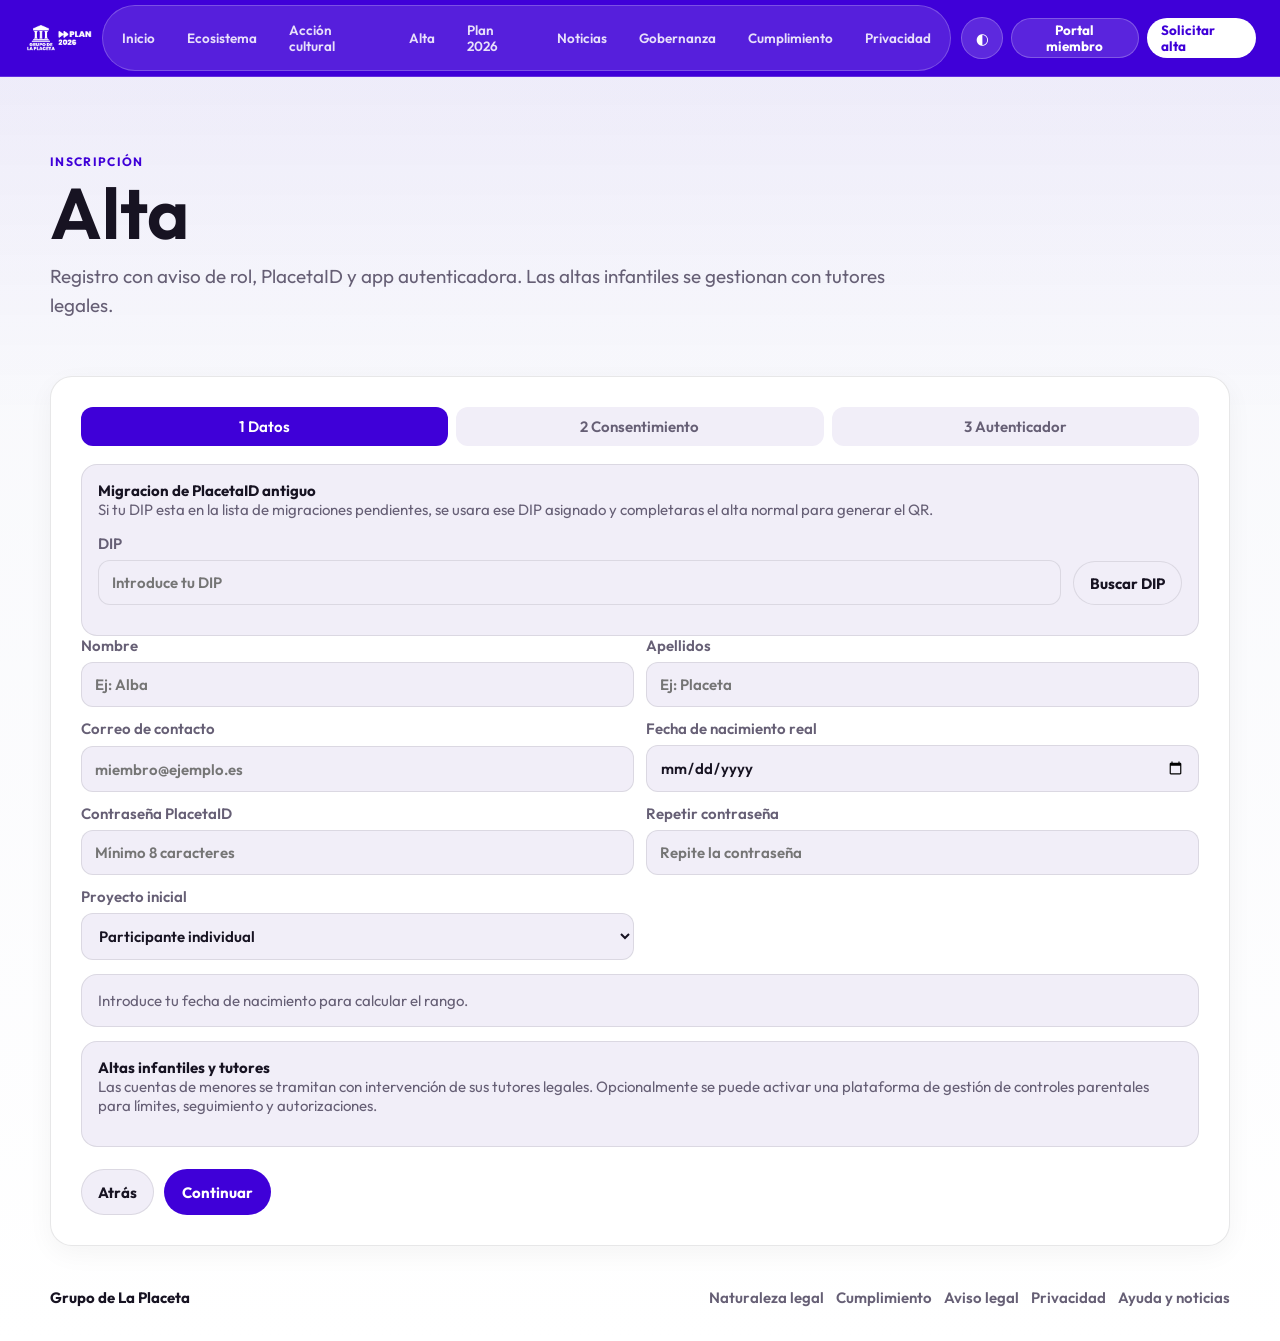
<file: alta.html>
<!doctype html>
<html lang="es">
<head>
  <meta charset="utf-8">
  <meta name="viewport" content="width=device-width, initial-scale=1">
  <title>Alta | Grupo de La Placeta</title>
  <meta name="description" content="Alta en el ecosistema del Grupo de La Placeta mediante PlacetaID y autenticador.">
  <meta name="theme-color" content="#3F00D8">
  <link rel="canonical" href="https://www.laplaceta.org/alta">
  <meta property="og:url" content="https://www.laplaceta.org/alta">
  <link rel="icon" href="./assets/logo.png">
  <link rel="preconnect" href="https://fonts.googleapis.com">
  <link rel="preconnect" href="https://fonts.gstatic.com" crossorigin>
  <link href="https://fonts.googleapis.com/css2?family=Outfit:wght@300;400;500;600;700;800&display=swap" rel="stylesheet">
  <link rel="stylesheet" href="./styles.css">
</head>
<body>
  <div class="shell" data-theme="light">
    <header class="topbar">
      <a class="brand" href="./index.html" aria-label="Grupo de La Placeta">
        <img src="./assets/logo.png" alt="">
      </a>
      <nav class="desktop-nav" aria-label="Navegación principal">
        <a href="./index.html">Inicio</a>
        <a href="./ecosistema.html">Ecosistema</a>
        <a href="./cultura.html">Acción cultural</a>
        <a href="./alta.html">Alta</a>
        <a href="./plan-2026.html">Plan 2026</a>
        <a href="./noticias.html">Noticias</a>
        <a href="./gobernanza.html">Gobernanza</a>
        <a href="./cumplimiento.html">Cumplimiento</a>
        <a href="./privacidad.html">Privacidad</a>
      </nav>
      <div class="top-actions">
        <button class="icon-btn" id="themeToggle" type="button" aria-label="Cambiar tema">◐</button>
        <button class="secondary small" data-open="memberModal" type="button">Portal miembro</button>
        <a class="primary small" href="./alta.html">Solicitar alta</a>
      </div>
    </header>
<main>
      <section class="page-hero">
        <p class="eyebrow">Inscripción</p>
        <h1>Alta</h1>
        <p>Registro con aviso de rol, PlacetaID y app autenticadora. Las altas infantiles se gestionan con tutores legales.</p>
      </section>

      <section class="content-layout wizard" id="onboardingForm">
        <div class="wizard-steps">
          <span class="active" data-step-dot="1">1 Datos</span>
          <span data-step-dot="2">2 Consentimiento</span>
          <span data-step-dot="3">3 Autenticador</span>
        </div>
        <section class="wizard-page active" data-step="1">
          <div class="consent-box migration-recovery-card">
            <strong>Migracion de PlacetaID antiguo</strong>
            <p>Si tu DIP esta en la lista de migraciones pendientes, se usara ese DIP asignado y completaras el alta normal para generar el QR.</p>
            <div class="migration-recovery">
              <label>DIP<input id="migrationDip" placeholder="Introduce tu DIP"></label>
              <button class="secondary" id="recoverMigrationQr" type="button">Buscar DIP</button>
            </div>
            <div class="age-result" id="migrationResult" hidden></div>
          </div>
          <div class="form-grid">
            <label>Nombre<input id="firstName" required placeholder="Ej: Alba"></label>
            <label>Apellidos<input id="lastName" required placeholder="Ej: Placeta"></label>
            <label>Correo de contacto<input id="contactEmail" type="email" placeholder="miembro@ejemplo.es"></label>
            <label>Fecha de nacimiento real<input id="birthDate" type="date" required></label>
            <label>Contraseña PlacetaID<input id="placetaPassword" type="password" required minlength="8" placeholder="Mínimo 8 caracteres"></label>
            <label>Repetir contraseña<input id="placetaPassword2" type="password" required minlength="8" placeholder="Repite la contraseña"></label>
            <label>Proyecto inicial<select id="initialProject"><option>Participante individual</option><option>Empresa de rol</option><option>Asociación colaboradora</option><option>Voluntariado institucional</option></select></label>
          </div>
          <div class="age-result" id="ageResult">Introduce tu fecha de nacimiento para calcular el rango.</div>
          <div class="consent-box">
            <strong>Altas infantiles y tutores</strong>
            <p>Las cuentas de menores se tramitan con intervención de sus tutores legales. Opcionalmente se puede activar una plataforma de gestión de controles parentales para límites, seguimiento y autorizaciones.</p>
          </div>
        </section>
        <section class="wizard-page" data-step="2">
          <div class="consent-box">
            <strong>Aviso de rol</strong>
            <p>Declaro comprender que el ecosistema de La Placeta es una simulación lúdica y que las Placetas no tienen valor económico real.</p>
            <label class="check"><input id="roleConsent" type="checkbox"> Acepto expresamente la naturaleza ficticia y sin ánimo de lucro.</label>
          </div>
          <div class="consent-box">
            <strong>Protección de datos</strong>
            <p>Consiento el tratamiento de mis datos de conexión, IP y dispositivo para seguridad, auditoría y funcionamiento interno. Puedes revisar la política completa antes de continuar.</p>
            <label class="check"><input id="privacyConsent" type="checkbox"> Acepto el tratamiento de datos conforme RGPD/LOPDGDD.</label>
            <a class="section-link inline-link" href="./privacidad.html">Ver política de privacidad</a>
          </div>
          <div class="consent-box guardian-box" id="guardianBox" hidden>
            <strong>Tutor legal</strong>
            <p>Las altas de menores requieren vincular un tutor legal. Puedes localizarlo si ya tiene PlacetaID o registrar sus datos de contacto para validación.</p>
            <label class="check"><input id="guardianHasPlacetaId" type="checkbox"> El tutor ya tiene PlacetaID</label>
            <div class="guardian-search">
              <label>DIP o correo del tutor<input id="guardianLookup" placeholder="12345678A o tutor@ejemplo.es"></label>
              <button class="secondary" id="guardianSearchBtn" type="button">Buscar tutor</button>
            </div>
            <div class="form-grid">
              <label>Nombre del tutor<input id="guardianName" placeholder="Nombre y apellidos"></label>
              <label>Correo del tutor<input id="guardianEmail" type="email" placeholder="tutor@ejemplo.es"></label>
              <label>DIP del tutor<input id="guardianDip" placeholder="12345678A"></label>
              <label>Relación<select id="guardianRelation"><option>Madre/padre</option><option>Tutor legal</option><option>Representante autorizado</option></select></label>
            </div>
            <label class="check"><input id="guardianConsent" type="checkbox"> Confirmo que el tutor legal autoriza esta alta tutelada.</label>
            <div class="age-result guardian-result" id="guardianResult">Pendiente de localizar o completar tutor.</div>
          </div>
          <div class="captcha-box">
            <span id="captchaQuestion"></span>
            <input id="captchaAnswer" inputmode="numeric" placeholder="Respuesta">
          </div>
        </section>
        <section class="wizard-page" data-step="3">
          <div class="totp-setup" id="totpSetup">
            <span>PlacetaID pendiente</span>
            <h3>Crearemos tu identidad al continuar</h3>
            <p>Después tendrás que escanear el QR con una app autenticadora compatible.</p>
            <div class="auth-app-list">
              <strong>Apps compatibles</strong>
              <span>Google Authenticator</span>
              <span>Microsoft Authenticator</span>
              <span>2FAS</span>
              <span>Authy</span>
              <span>Aegis Authenticator</span>
              <span>Bitwarden Authenticator</span>
              <span>1Password</span>
            </div>
          </div>
          <div class="form-grid totp-verifier" id="totpVerifier" hidden>
            <label>Código del autenticador<input id="totpCode" inputmode="numeric" maxlength="7" placeholder="000 000"></label>
            <button class="secondary" id="verifyTotp" type="button">Verificar QR</button>
          </div>
          <div class="certificate" id="certificatePreview" hidden>
            <span>Certificado de Identidad Digital y Registro</span>
            <h3>Autenticador verificado</h3>
            <p>Tu alta ya está activada en PlacetaID.</p>
          </div>
        </section>
        <div class="wizard-actions">
          <button class="secondary" id="prevStep" type="button">Atrás</button>
          <button class="primary" id="nextStep" type="button">Continuar</button>
        </div>
      </section>
    </main>

    <footer class="footer">
      <strong>Grupo de La Placeta</strong>
      <nav><a href="./gobernanza.html">Naturaleza legal</a><a href="./cumplimiento.html">Cumplimiento</a><a href="./aviso-legal.html">Aviso legal</a><a href="./privacidad.html">Privacidad</a><a href="./noticias.html">Ayuda y noticias</a></nav>
    </footer>
  </div>
  <script src="./app.js"></script>
</body>
</html>
</file>
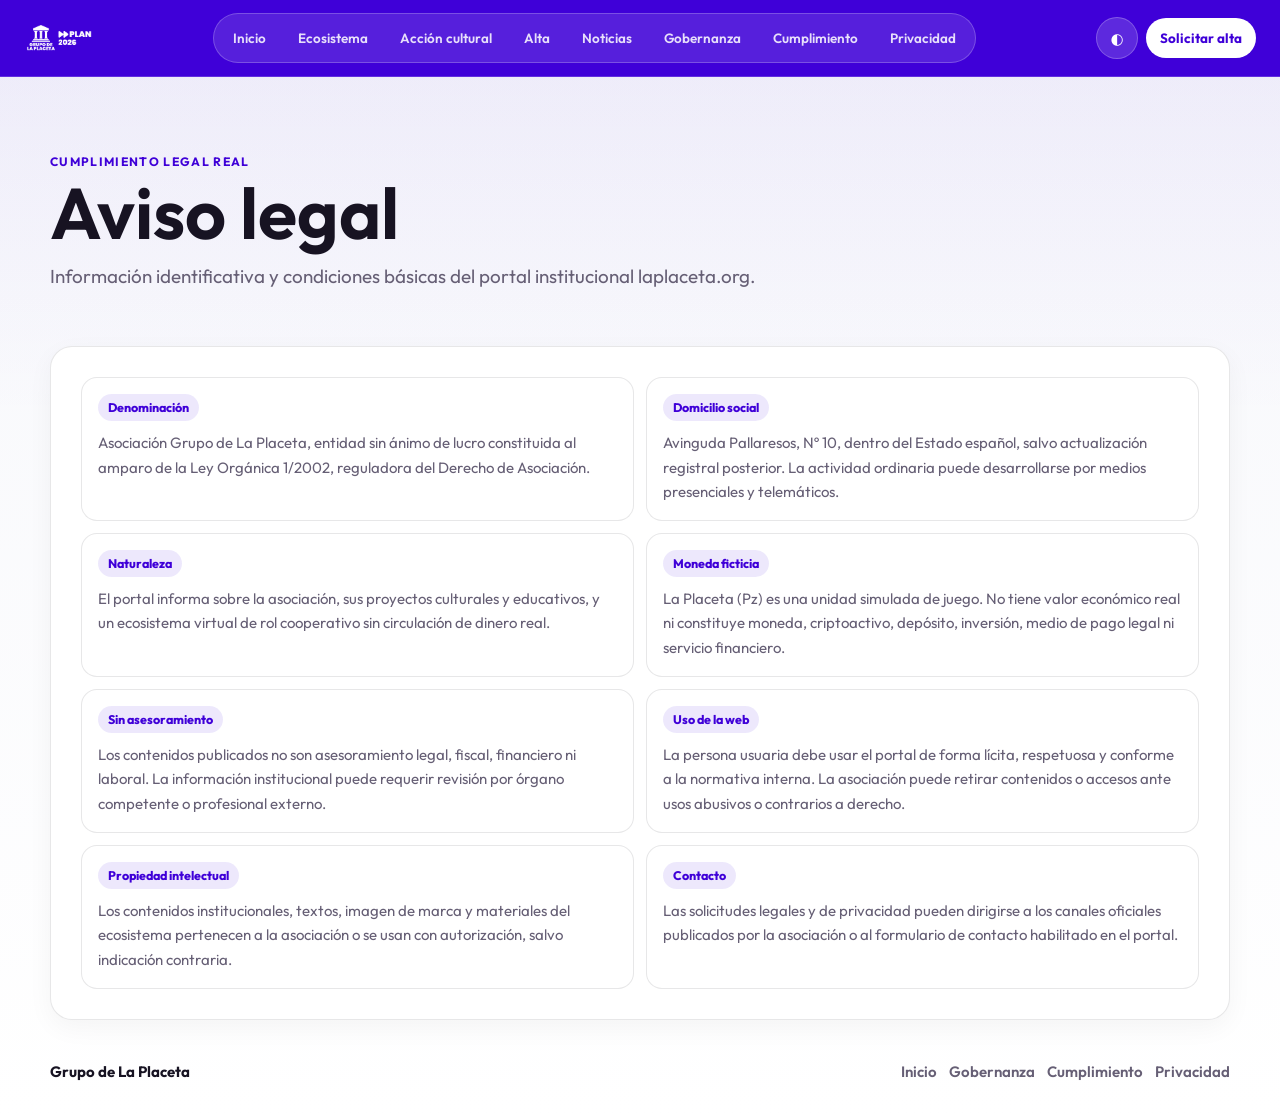
<file: aviso-legal.html>
<!doctype html>
<html lang="es">
<head>
  <meta charset="utf-8">
  <meta name="viewport" content="width=device-width, initial-scale=1">
  <title>Aviso legal | Grupo de La Placeta</title>
  <meta name="description" content="Aviso legal de la Asociación Grupo de La Placeta.">
  <meta name="theme-color" content="#3F00D8">
  <link rel="canonical" href="https://www.laplaceta.org/aviso-legal">
  <meta property="og:url" content="https://www.laplaceta.org/aviso-legal">
  <link rel="icon" href="./assets/logo.png">
  <link rel="preconnect" href="https://fonts.googleapis.com">
  <link rel="preconnect" href="https://fonts.gstatic.com" crossorigin>
  <link href="https://fonts.googleapis.com/css2?family=Outfit:wght@300;400;500;600;700;800;900&display=swap" rel="stylesheet">
  <link rel="stylesheet" href="./styles.css">
</head>
<body>
  <div class="shell" data-theme="light">
    <header class="topbar">
      <a class="brand" href="./index.html" aria-label="Grupo de La Placeta"><img src="./assets/logo.png" alt=""></a>
      <nav class="desktop-nav" aria-label="Navegación principal">
        <a href="./index.html">Inicio</a>
        <a href="./ecosistema.html">Ecosistema</a>
        <a href="./cultura.html">Acción cultural</a>
        <a href="./alta.html">Alta</a>
        <a href="./noticias.html">Noticias</a>
        <a href="./gobernanza.html">Gobernanza</a>
        <a href="./cumplimiento.html">Cumplimiento</a>
        <a href="./privacidad.html">Privacidad</a>
      </nav>
      <div class="top-actions">
        <button class="icon-btn" id="themeToggle" type="button" aria-label="Cambiar tema">◐</button>
        <a class="primary small" href="./alta.html">Solicitar alta</a>
      </div>
    </header>

    <main>
      <section class="page-hero legal-hero">
        <p class="eyebrow">Cumplimiento legal real</p>
        <h1>Aviso legal</h1>
        <p>Información identificativa y condiciones básicas del portal institucional laplaceta.org.</p>
      </section>

      <section class="content-layout legal-layout">
        <div class="legal-grid">
          <article class="legal-card"><span>Denominación</span><p>Asociación Grupo de La Placeta, entidad sin ánimo de lucro constituida al amparo de la Ley Orgánica 1/2002, reguladora del Derecho de Asociación.</p></article>
          <article class="legal-card"><span>Domicilio social</span><p>Avinguda Pallaresos, Nº 10, dentro del Estado español, salvo actualización registral posterior. La actividad ordinaria puede desarrollarse por medios presenciales y telemáticos.</p></article>
          <article class="legal-card"><span>Naturaleza</span><p>El portal informa sobre la asociación, sus proyectos culturales y educativos, y un ecosistema virtual de rol cooperativo sin circulación de dinero real.</p></article>
          <article class="legal-card"><span>Moneda ficticia</span><p>La Placeta (Pz) es una unidad simulada de juego. No tiene valor económico real ni constituye moneda, criptoactivo, depósito, inversión, medio de pago legal ni servicio financiero.</p></article>
          <article class="legal-card"><span>Sin asesoramiento</span><p>Los contenidos publicados no son asesoramiento legal, fiscal, financiero ni laboral. La información institucional puede requerir revisión por órgano competente o profesional externo.</p></article>
          <article class="legal-card"><span>Uso de la web</span><p>La persona usuaria debe usar el portal de forma lícita, respetuosa y conforme a la normativa interna. La asociación puede retirar contenidos o accesos ante usos abusivos o contrarios a derecho.</p></article>
          <article class="legal-card"><span>Propiedad intelectual</span><p>Los contenidos institucionales, textos, imagen de marca y materiales del ecosistema pertenecen a la asociación o se usan con autorización, salvo indicación contraria.</p></article>
          <article class="legal-card"><span>Contacto</span><p>Las solicitudes legales y de privacidad pueden dirigirse a los canales oficiales publicados por la asociación o al formulario de contacto habilitado en el portal.</p></article>
        </div>
      </section>
    </main>

    <footer class="footer">
      <strong>Grupo de La Placeta</strong>
      <nav><a href="./index.html">Inicio</a><a href="./gobernanza.html">Gobernanza</a><a href="./cumplimiento.html">Cumplimiento</a><a href="./privacidad.html">Privacidad</a></nav>
    </footer>
  </div>
  <script src="./app.js"></script>
</body>
</html>
</file>
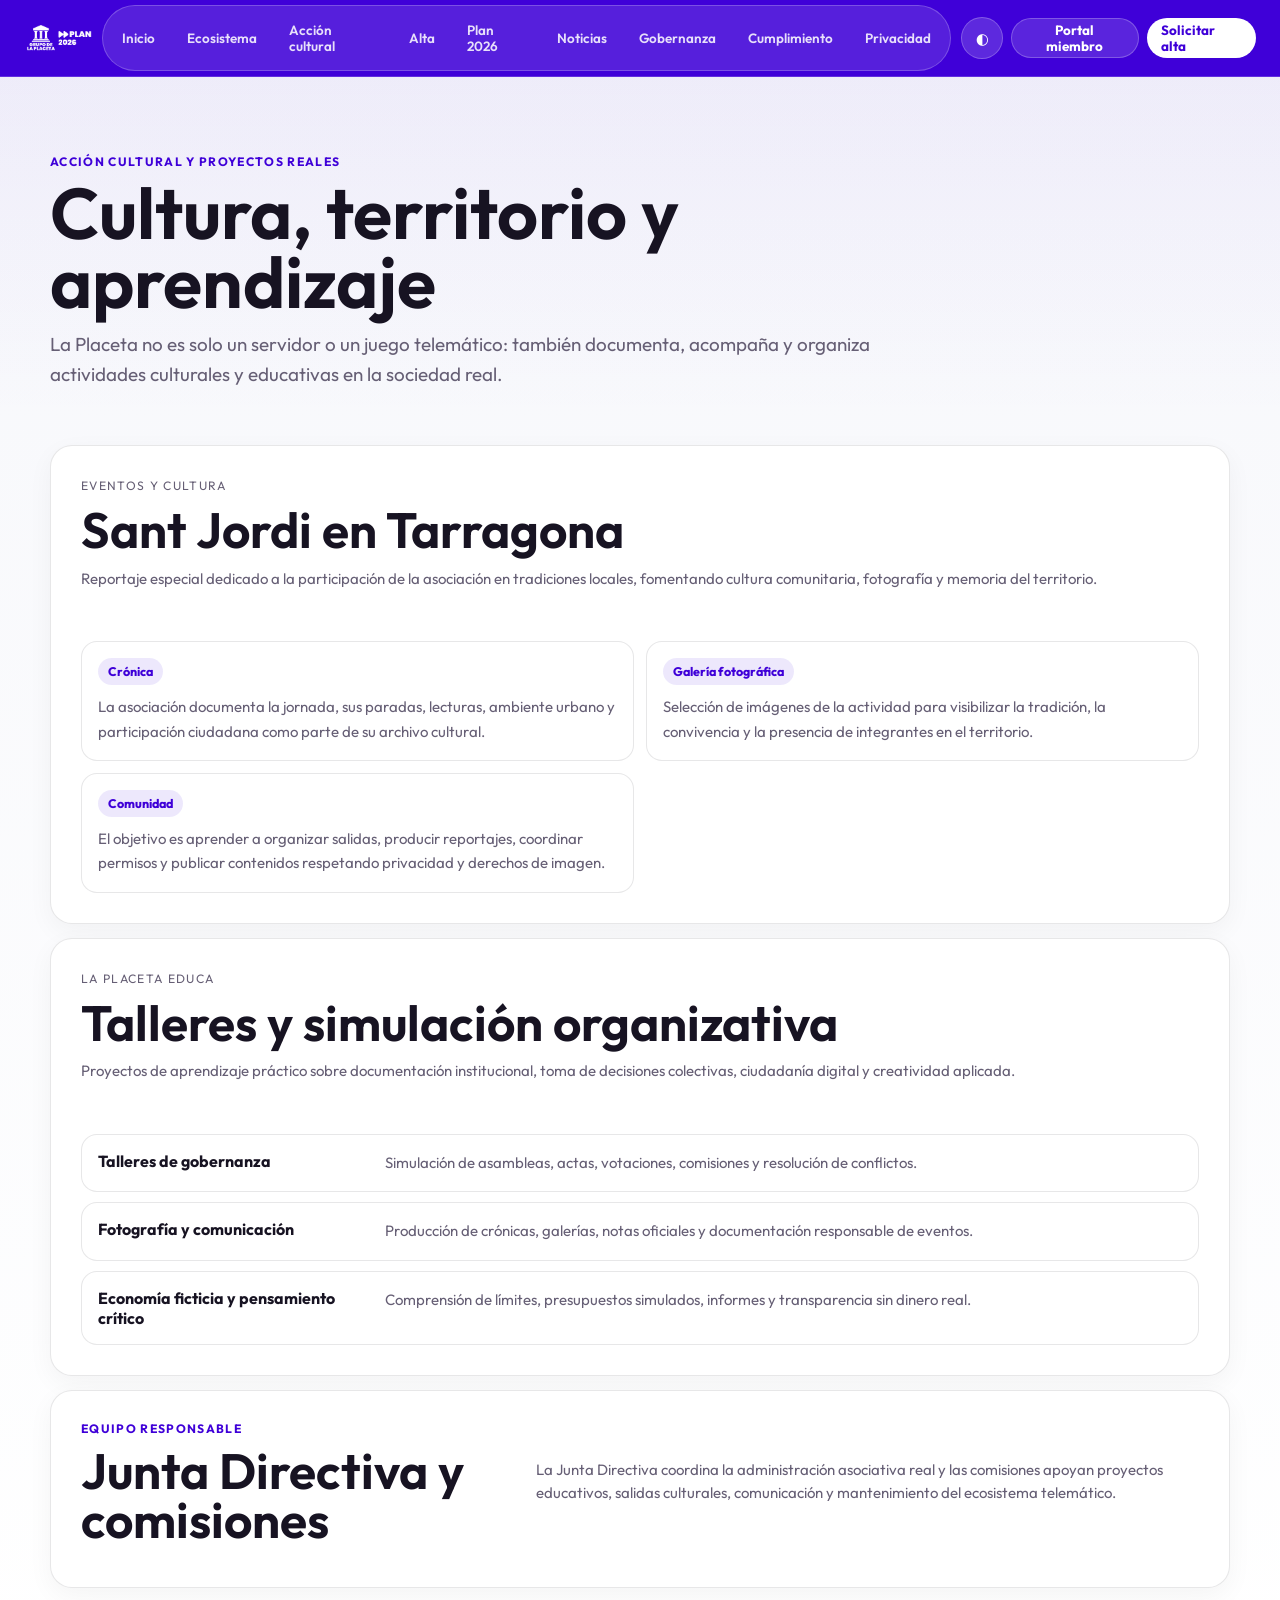
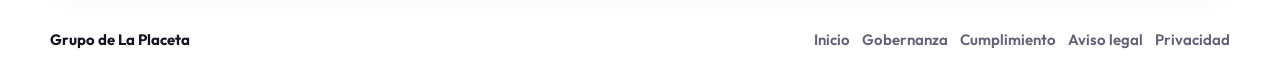
<file: cultura.html>
<!doctype html>
<html lang="es">
<head>
  <meta charset="utf-8">
  <meta name="viewport" content="width=device-width, initial-scale=1">
  <title>Acción cultural | Grupo de La Placeta</title>
  <meta name="description" content="Proyectos culturales, salidas, fotografía, Sant Jordi y actividades reales del Grupo de La Placeta.">
  <meta name="theme-color" content="#3F00D8">
  <link rel="canonical" href="https://www.laplaceta.org/cultura">
  <meta property="og:url" content="https://www.laplaceta.org/cultura">
  <link rel="icon" href="./assets/logo.png">
  <link rel="preconnect" href="https://fonts.googleapis.com">
  <link rel="preconnect" href="https://fonts.gstatic.com" crossorigin>
  <link href="https://fonts.googleapis.com/css2?family=Outfit:wght@300;400;500;600;700;800;900&display=swap" rel="stylesheet">
  <link rel="stylesheet" href="./styles.css">
</head>
<body>
  <div class="shell" data-theme="light">
    <header class="topbar">
      <a class="brand" href="./index.html" aria-label="Grupo de La Placeta"><img src="./assets/logo.png" alt=""></a>
      <nav class="desktop-nav" aria-label="Navegación principal">
        <a href="./index.html">Inicio</a>
        <a href="./ecosistema.html">Ecosistema</a>
        <a href="./cultura.html">Acción cultural</a>
        <a href="./alta.html">Alta</a>
        <a href="./plan-2026.html">Plan 2026</a>
        <a href="./noticias.html">Noticias</a>
        <a href="./gobernanza.html">Gobernanza</a>
        <a href="./cumplimiento.html">Cumplimiento</a>
        <a href="./privacidad.html">Privacidad</a>
      </nav>
      <div class="top-actions">
        <button class="icon-btn" id="themeToggle" type="button" aria-label="Cambiar tema">◐</button>
        <button class="secondary small" data-open="memberModal" type="button">Portal miembro</button>
        <a class="primary small" href="./alta.html">Solicitar alta</a>
      </div>
    </header>

    <main>
      <section class="page-hero">
        <p class="eyebrow">Acción cultural y proyectos reales</p>
        <h1>Cultura, territorio y aprendizaje</h1>
        <p>La Placeta no es solo un servidor o un juego telemático: también documenta, acompaña y organiza actividades culturales y educativas en la sociedad real.</p>
      </section>

      <section class="content-layout legal-layout">
        <div class="section-head compact">
          <p class="eyebrow">Eventos y cultura</p>
          <h2>Sant Jordi en Tarragona</h2>
          <p>Reportaje especial dedicado a la participación de la asociación en tradiciones locales, fomentando cultura comunitaria, fotografía y memoria del territorio.</p>
        </div>
        <div class="legal-grid">
          <article class="legal-card">
            <span>Crónica</span>
            <p>La asociación documenta la jornada, sus paradas, lecturas, ambiente urbano y participación ciudadana como parte de su archivo cultural.</p>
          </article>
          <article class="legal-card">
            <span>Galería fotográfica</span>
            <p>Selección de imágenes de la actividad para visibilizar la tradición, la convivencia y la presencia de integrantes en el territorio.</p>
          </article>
          <article class="legal-card">
            <span>Comunidad</span>
            <p>El objetivo es aprender a organizar salidas, producir reportajes, coordinar permisos y publicar contenidos respetando privacidad y derechos de imagen.</p>
          </article>
        </div>
      </section>

      <section class="content-layout legal-layout">
        <div class="section-head compact">
          <p class="eyebrow">La Placeta Educa</p>
          <h2>Talleres y simulación organizativa</h2>
          <p>Proyectos de aprendizaje práctico sobre documentación institucional, toma de decisiones colectivas, ciudadanía digital y creatividad aplicada.</p>
        </div>
        <div class="legal-timeline">
          <article><strong>Talleres de gobernanza</strong><p>Simulación de asambleas, actas, votaciones, comisiones y resolución de conflictos.</p></article>
          <article><strong>Fotografía y comunicación</strong><p>Producción de crónicas, galerías, notas oficiales y documentación responsable de eventos.</p></article>
          <article><strong>Economía ficticia y pensamiento crítico</strong><p>Comprensión de límites, presupuestos simulados, informes y transparencia sin dinero real.</p></article>
        </div>
      </section>

      <section class="statement">
        <div>
          <p class="eyebrow">Equipo responsable</p>
          <h2>Junta Directiva y comisiones</h2>
        </div>
        <p>La Junta Directiva coordina la administración asociativa real y las comisiones apoyan proyectos educativos, salidas culturales, comunicación y mantenimiento del ecosistema telemático.</p>
      </section>
    </main>

    <footer class="footer">
      <strong>Grupo de La Placeta</strong>
      <nav><a href="./index.html">Inicio</a><a href="./gobernanza.html">Gobernanza</a><a href="./cumplimiento.html">Cumplimiento</a><a href="./aviso-legal.html">Aviso legal</a><a href="./privacidad.html">Privacidad</a></nav>
    </footer>
  </div>
  <script src="./app.js"></script>
</body>
</html>
</file>
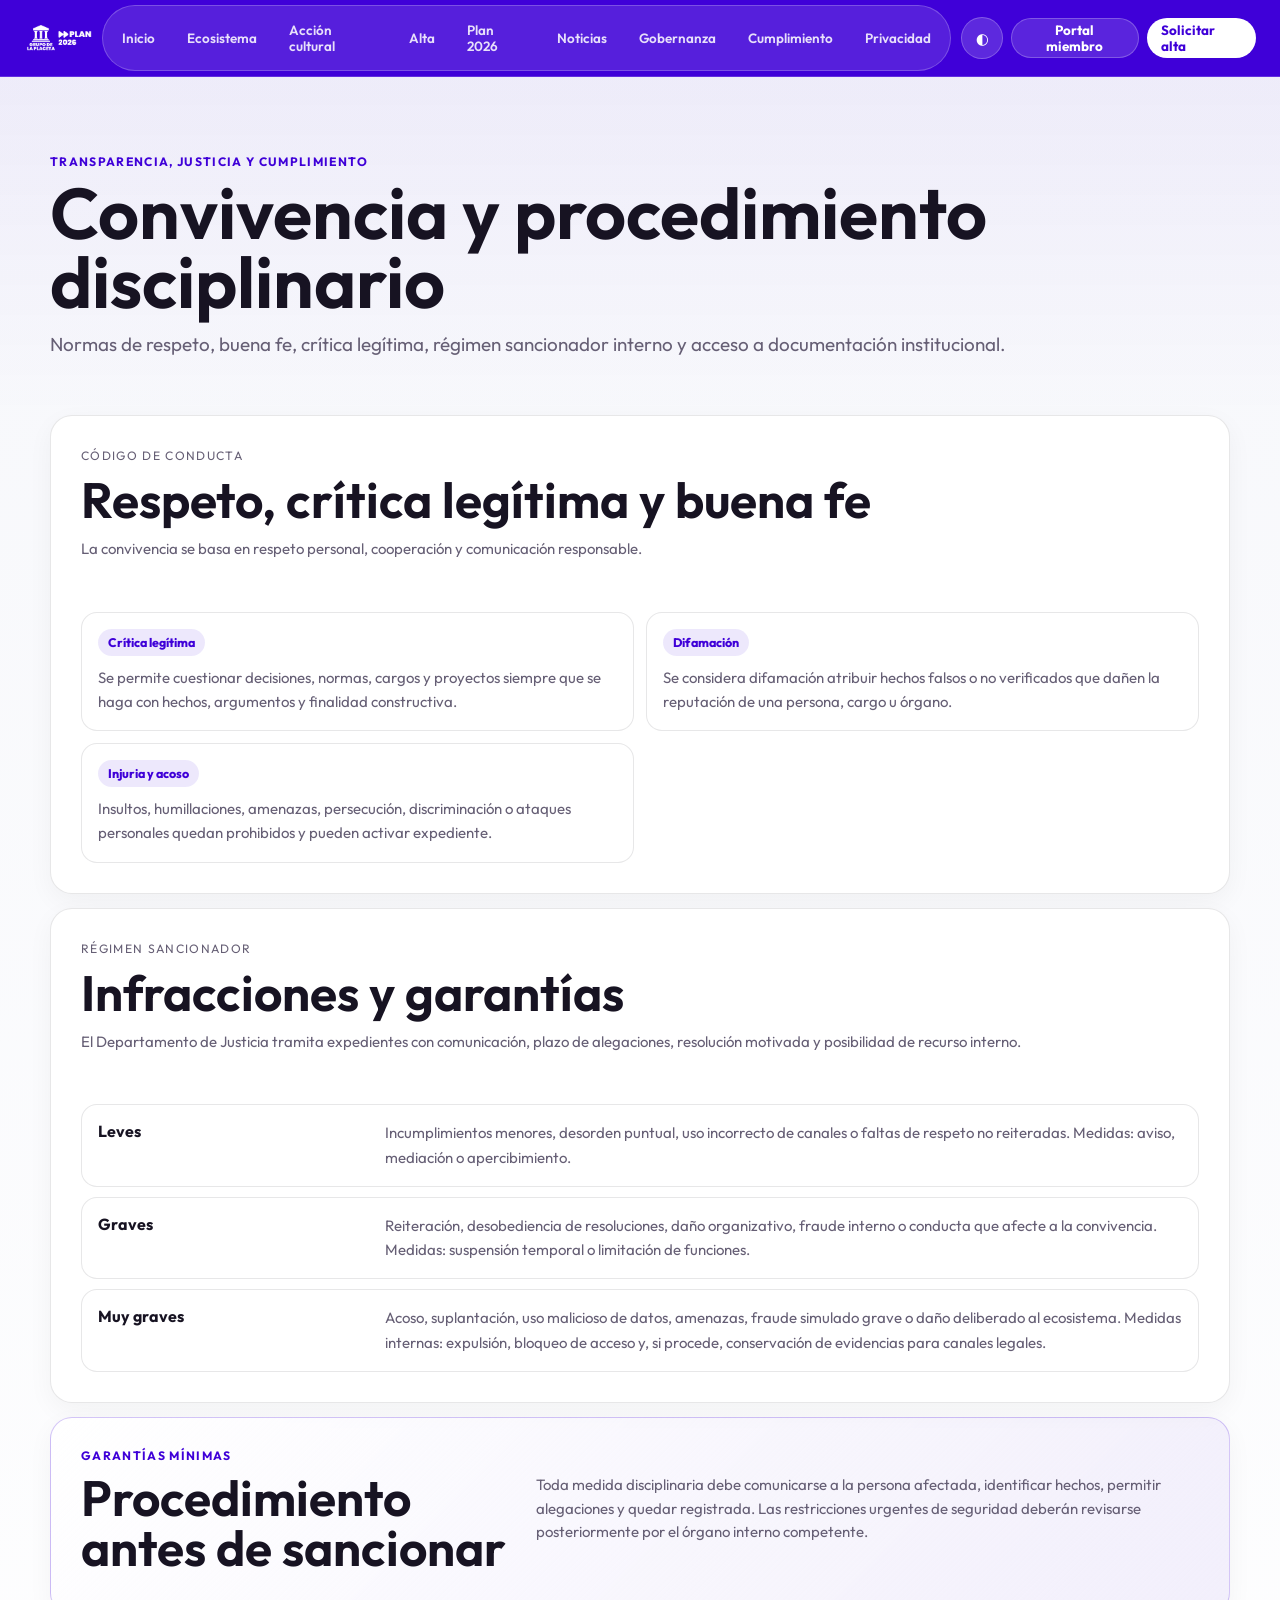
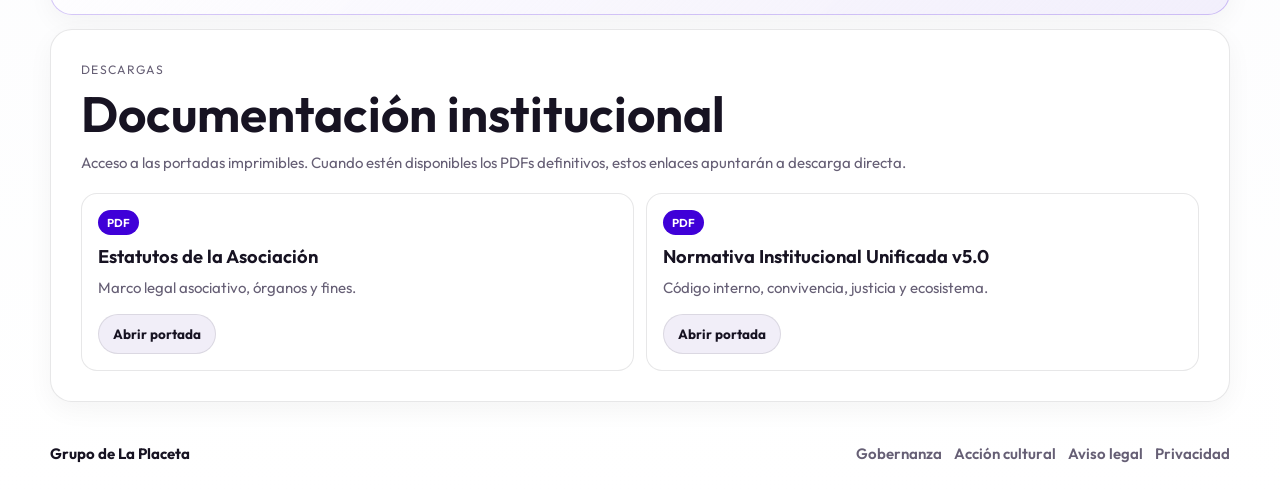
<file: cumplimiento.html>
<!doctype html>
<html lang="es">
<head>
  <meta charset="utf-8">
  <meta name="viewport" content="width=device-width, initial-scale=1">
  <title>Cumplimiento | Grupo de La Placeta</title>
  <meta name="description" content="Código de conducta, régimen sancionador y documentación institucional del Grupo de La Placeta.">
  <meta name="theme-color" content="#3F00D8">
  <link rel="canonical" href="https://www.laplaceta.org/cumplimiento">
  <meta property="og:url" content="https://www.laplaceta.org/cumplimiento">
  <link rel="icon" href="./assets/logo.png">
  <link rel="preconnect" href="https://fonts.googleapis.com">
  <link rel="preconnect" href="https://fonts.gstatic.com" crossorigin>
  <link href="https://fonts.googleapis.com/css2?family=Outfit:wght@300;400;500;600;700;800;900&display=swap" rel="stylesheet">
  <link rel="stylesheet" href="./styles.css">
</head>
<body>
  <div class="shell" data-theme="light">
    <header class="topbar">
      <a class="brand" href="./index.html" aria-label="Grupo de La Placeta"><img src="./assets/logo.png" alt=""></a>
      <nav class="desktop-nav" aria-label="Navegación principal">
        <a href="./index.html">Inicio</a>
        <a href="./ecosistema.html">Ecosistema</a>
        <a href="./cultura.html">Acción cultural</a>
        <a href="./alta.html">Alta</a>
        <a href="./plan-2026.html">Plan 2026</a>
        <a href="./noticias.html">Noticias</a>
        <a href="./gobernanza.html">Gobernanza</a>
        <a href="./cumplimiento.html">Cumplimiento</a>
        <a href="./privacidad.html">Privacidad</a>
      </nav>
      <div class="top-actions">
        <button class="icon-btn" id="themeToggle" type="button" aria-label="Cambiar tema">◐</button>
        <button class="secondary small" data-open="memberModal" type="button">Portal miembro</button>
        <a class="primary small" href="./alta.html">Solicitar alta</a>
      </div>
    </header>

    <main>
      <section class="page-hero legal-hero">
        <p class="eyebrow">Transparencia, justicia y cumplimiento</p>
        <h1>Convivencia y procedimiento disciplinario</h1>
        <p>Normas de respeto, buena fe, crítica legítima, régimen sancionador interno y acceso a documentación institucional.</p>
      </section>

      <section class="content-layout legal-layout">
        <div class="section-head compact">
          <p class="eyebrow">Código de conducta</p>
          <h2>Respeto, crítica legítima y buena fe</h2>
          <p>La convivencia se basa en respeto personal, cooperación y comunicación responsable.</p>
        </div>
        <div class="legal-grid">
          <article class="legal-card"><span>Crítica legítima</span><p>Se permite cuestionar decisiones, normas, cargos y proyectos siempre que se haga con hechos, argumentos y finalidad constructiva.</p></article>
          <article class="legal-card"><span>Difamación</span><p>Se considera difamación atribuir hechos falsos o no verificados que dañen la reputación de una persona, cargo u órgano.</p></article>
          <article class="legal-card"><span>Injuria y acoso</span><p>Insultos, humillaciones, amenazas, persecución, discriminación o ataques personales quedan prohibidos y pueden activar expediente.</p></article>
        </div>
      </section>

      <section class="content-layout legal-layout">
        <div class="section-head compact">
          <p class="eyebrow">Régimen sancionador</p>
          <h2>Infracciones y garantías</h2>
          <p>El Departamento de Justicia tramita expedientes con comunicación, plazo de alegaciones, resolución motivada y posibilidad de recurso interno.</p>
        </div>
        <div class="legal-timeline">
          <article><strong>Leves</strong><p>Incumplimientos menores, desorden puntual, uso incorrecto de canales o faltas de respeto no reiteradas. Medidas: aviso, mediación o apercibimiento.</p></article>
          <article><strong>Graves</strong><p>Reiteración, desobediencia de resoluciones, daño organizativo, fraude interno o conducta que afecte a la convivencia. Medidas: suspensión temporal o limitación de funciones.</p></article>
          <article><strong>Muy graves</strong><p>Acoso, suplantación, uso malicioso de datos, amenazas, fraude simulado grave o daño deliberado al ecosistema. Medidas internas: expulsión, bloqueo de acceso y, si procede, conservación de evidencias para canales legales.</p></article>
        </div>
      </section>

      <section class="statement legal-notice">
        <div>
          <p class="eyebrow">Garantías mínimas</p>
          <h2>Procedimiento antes de sancionar</h2>
        </div>
        <p>Toda medida disciplinaria debe comunicarse a la persona afectada, identificar hechos, permitir alegaciones y quedar registrada. Las restricciones urgentes de seguridad deberán revisarse posteriormente por el órgano interno competente.</p>
      </section>

      <section class="governance">
        <div class="section-head compact">
          <p class="eyebrow">Descargas</p>
          <h2>Documentación institucional</h2>
          <p>Acceso a las portadas imprimibles. Cuando estén disponibles los PDFs definitivos, estos enlaces apuntarán a descarga directa.</p>
        </div>
        <div class="governance-grid">
          <article class="document-card"><span>PDF</span><strong>Estatutos de la Asociación</strong><p>Marco legal asociativo, órganos y fines.</p><button class="secondary small" data-doc="estatutos" type="button">Abrir portada</button></article>
          <article class="document-card"><span>PDF</span><strong>Normativa Institucional Unificada v5.0</strong><p>Código interno, convivencia, justicia y ecosistema.</p><button class="secondary small" data-doc="normativa" type="button">Abrir portada</button></article>
        </div>
      </section>
    </main>

    <footer class="footer">
      <strong>Grupo de La Placeta</strong>
      <nav><a href="./gobernanza.html">Gobernanza</a><a href="./cultura.html">Acción cultural</a><a href="./aviso-legal.html">Aviso legal</a><a href="./privacidad.html">Privacidad</a></nav>
    </footer>
  </div>
  <script src="./app.js"></script>
</body>
</html>
</file>
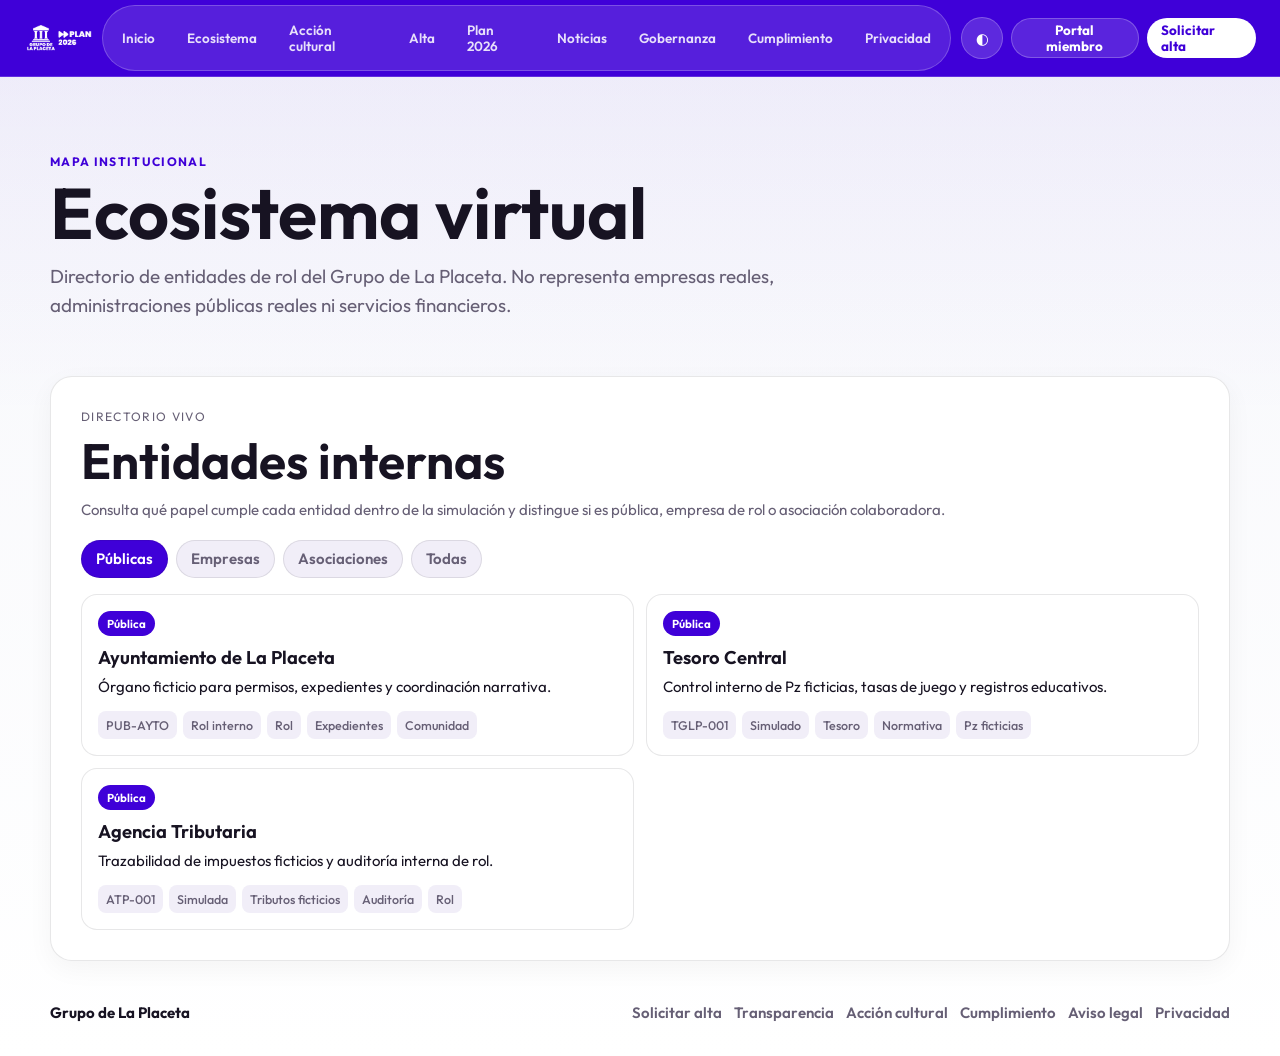
<file: ecosistema.html>
<!doctype html>
<html lang="es">
<head>
  <meta charset="utf-8">
  <meta name="viewport" content="width=device-width, initial-scale=1">
  <title>Ecosistema | Grupo de La Placeta</title>
  <meta name="description" content="Directorio institucional del ecosistema virtual del Grupo de La Placeta.">
  <meta name="theme-color" content="#3F00D8">
  <link rel="canonical" href="https://www.laplaceta.org/ecosistema">
  <meta property="og:url" content="https://www.laplaceta.org/ecosistema">
  <link rel="icon" href="./assets/logo.png">
  <link rel="preconnect" href="https://fonts.googleapis.com">
  <link rel="preconnect" href="https://fonts.gstatic.com" crossorigin>
  <link href="https://fonts.googleapis.com/css2?family=Outfit:wght@300;400;500;600;700;800&display=swap" rel="stylesheet">
  <link rel="stylesheet" href="./styles.css">
</head>
<body>
  <div class="shell" data-theme="light">
    <header class="topbar">
      <a class="brand" href="./index.html" aria-label="Grupo de La Placeta">
        <img src="./assets/logo.png" alt="">
      </a>
      <nav class="desktop-nav" aria-label="Navegación principal">
        <a href="./index.html">Inicio</a>
        <a href="./ecosistema.html">Ecosistema</a>
        <a href="./cultura.html">Acción cultural</a>
        <a href="./alta.html">Alta</a>
        <a href="./plan-2026.html">Plan 2026</a>
        <a href="./noticias.html">Noticias</a>
        <a href="./gobernanza.html">Gobernanza</a>
        <a href="./cumplimiento.html">Cumplimiento</a>
        <a href="./privacidad.html">Privacidad</a>
      </nav>
      <div class="top-actions">
        <button class="icon-btn" id="themeToggle" type="button" aria-label="Cambiar tema">◐</button>
        <button class="secondary small" data-open="memberModal" type="button">Portal miembro</button>
        <a class="primary small" href="./alta.html">Solicitar alta</a>
      </div>
    </header>
<main>
      <section class="page-hero">
        <p class="eyebrow">Mapa institucional</p>
        <h1>Ecosistema virtual</h1>
        <p>Directorio de entidades de rol del Grupo de La Placeta. No representa empresas reales, administraciones públicas reales ni servicios financieros.</p>
      </section>

      <section class="content-layout">
        <div class="section-head compact">
          <p class="eyebrow">Directorio vivo</p>
          <h2>Entidades internas</h2>
          <p>Consulta qué papel cumple cada entidad dentro de la simulación y distingue si es pública, empresa de rol o asociación colaboradora.</p>
        </div>
        <div class="org-controls" aria-label="Filtros de organización">
          <button class="chip active" data-filter="publica" type="button">Públicas</button>
          <button class="chip" data-filter="empresa" type="button">Empresas</button>
          <button class="chip" data-filter="asociacion" type="button">Asociaciones</button>
          <button class="chip" data-filter="all" type="button">Todas</button>
        </div>
        <div class="org-grid" id="orgGrid"></div>
      </section>
    </main>

    <footer class="footer">
      <strong>Grupo de La Placeta</strong>
      <nav><a href="./alta.html">Solicitar alta</a><a href="./gobernanza.html">Transparencia</a><a href="./cultura.html">Acción cultural</a><a href="./cumplimiento.html">Cumplimiento</a><a href="./aviso-legal.html">Aviso legal</a><a href="./privacidad.html">Privacidad</a></nav>
    </footer>
  </div>
  <script src="./app.js"></script>
</body>
</html>
</file>
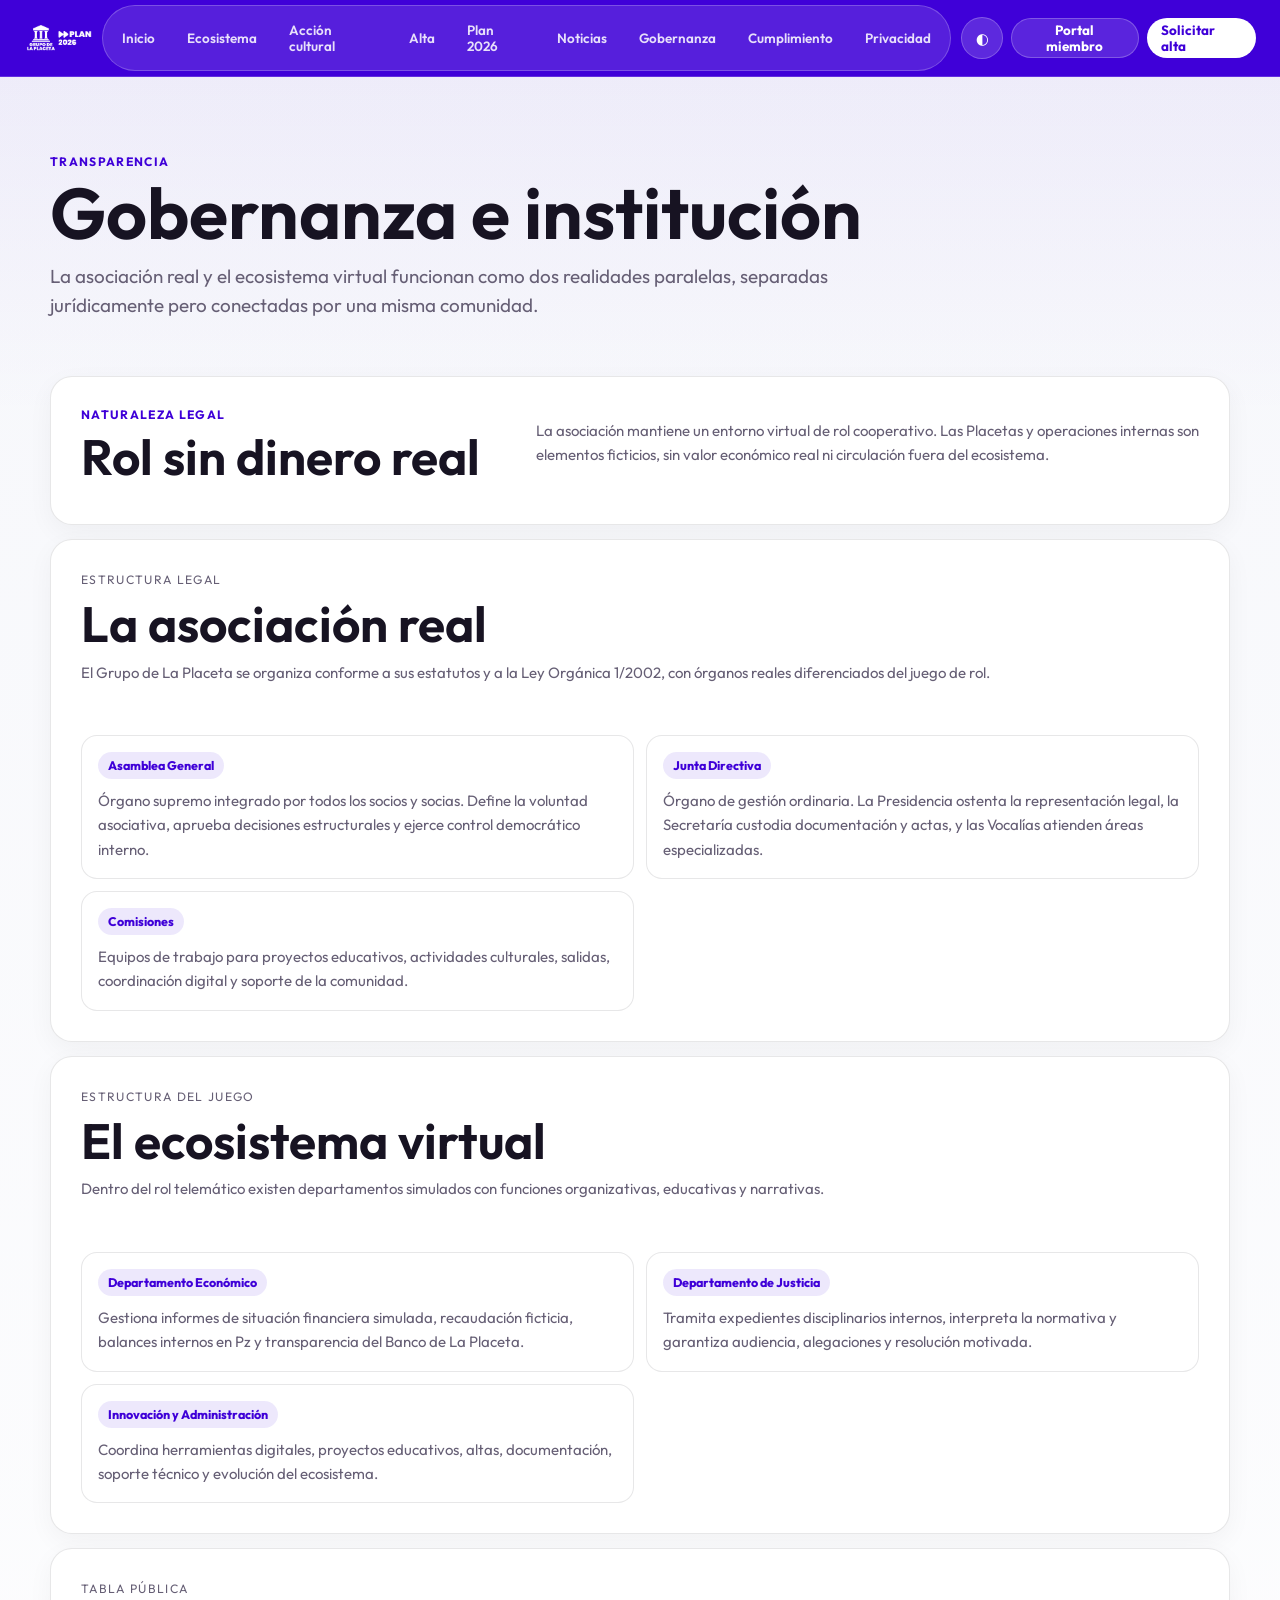
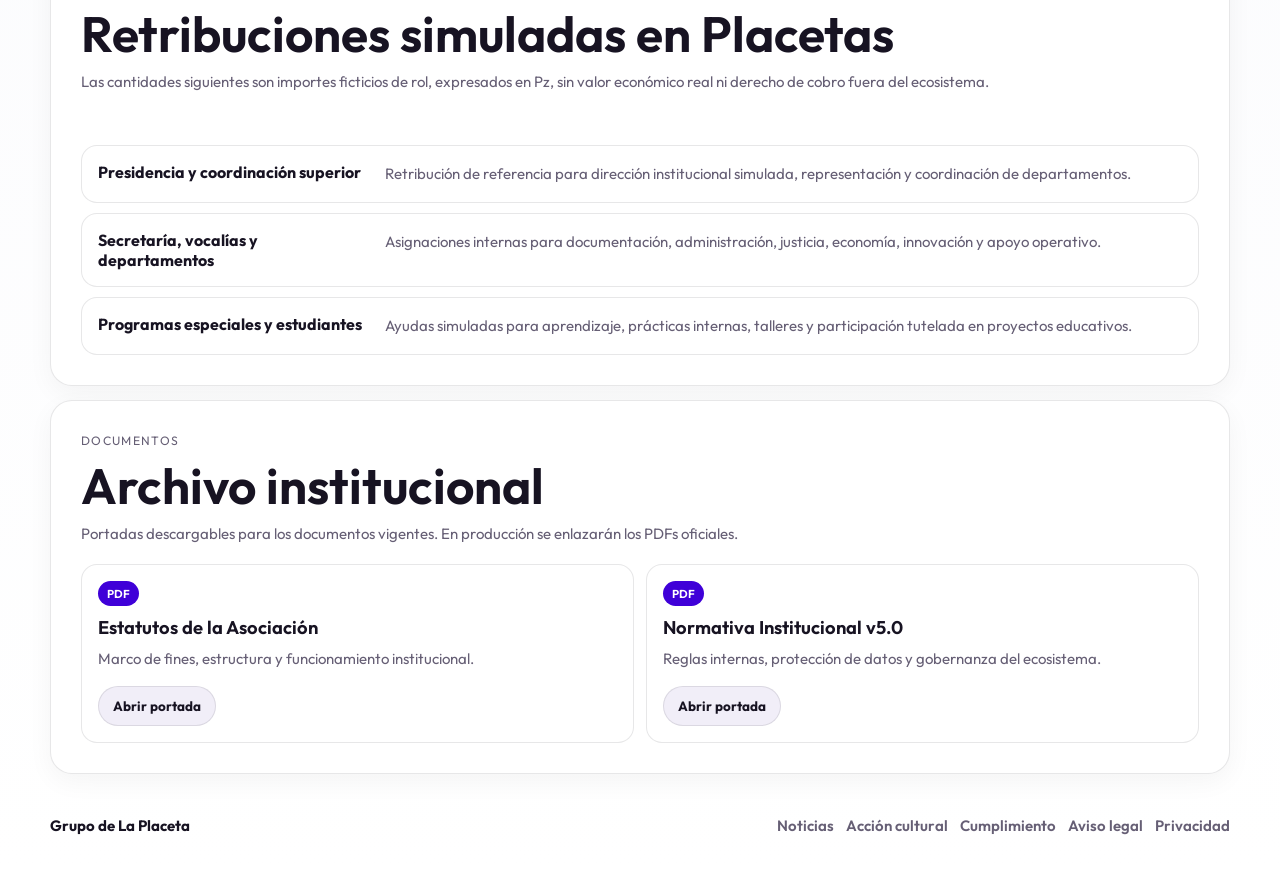
<file: gobernanza.html>
<!doctype html>
<html lang="es">
<head>
  <meta charset="utf-8">
  <meta name="viewport" content="width=device-width, initial-scale=1">
  <title>Gobernanza | Grupo de La Placeta</title>
  <meta name="description" content="Gobernanza, transparencia y documentos institucionales del Grupo de La Placeta.">
  <meta name="theme-color" content="#3F00D8">
  <link rel="canonical" href="https://www.laplaceta.org/gobernanza">
  <meta property="og:url" content="https://www.laplaceta.org/gobernanza">
  <link rel="icon" href="./assets/logo.png">
  <link rel="preconnect" href="https://fonts.googleapis.com">
  <link rel="preconnect" href="https://fonts.gstatic.com" crossorigin>
  <link href="https://fonts.googleapis.com/css2?family=Outfit:wght@300;400;500;600;700;800&display=swap" rel="stylesheet">
  <link rel="stylesheet" href="./styles.css">
</head>
<body>
  <div class="shell" data-theme="light">
    <header class="topbar">
      <a class="brand" href="./index.html" aria-label="Grupo de La Placeta">
        <img src="./assets/logo.png" alt="">
      </a>
      <nav class="desktop-nav" aria-label="Navegación principal">
        <a href="./index.html">Inicio</a>
        <a href="./ecosistema.html">Ecosistema</a>
        <a href="./cultura.html">Acción cultural</a>
        <a href="./alta.html">Alta</a>
        <a href="./plan-2026.html">Plan 2026</a>
        <a href="./noticias.html">Noticias</a>
        <a href="./gobernanza.html">Gobernanza</a>
        <a href="./cumplimiento.html">Cumplimiento</a>
        <a href="./privacidad.html">Privacidad</a>
      </nav>
      <div class="top-actions">
        <button class="icon-btn" id="themeToggle" type="button" aria-label="Cambiar tema">◐</button>
        <button class="secondary small" data-open="memberModal" type="button">Portal miembro</button>
        <a class="primary small" href="./alta.html">Solicitar alta</a>
      </div>
    </header>
<main>
      <section class="page-hero">
        <p class="eyebrow">Transparencia</p>
        <h1>Gobernanza e institución</h1>
        <p>La asociación real y el ecosistema virtual funcionan como dos realidades paralelas, separadas jurídicamente pero conectadas por una misma comunidad.</p>
      </section>

      <section class="statement">
        <div>
          <p class="eyebrow">Naturaleza legal</p>
          <h2>Rol sin dinero real</h2>
        </div>
        <p>La asociación mantiene un entorno virtual de rol cooperativo. Las Placetas y operaciones internas son elementos ficticios, sin valor económico real ni circulación fuera del ecosistema.</p>
      </section>

      <section class="content-layout legal-layout">
        <div class="section-head compact">
          <p class="eyebrow">Estructura legal</p>
          <h2>La asociación real</h2>
          <p>El Grupo de La Placeta se organiza conforme a sus estatutos y a la Ley Orgánica 1/2002, con órganos reales diferenciados del juego de rol.</p>
        </div>
        <div class="legal-grid">
          <article class="legal-card">
            <span>Asamblea General</span>
            <p>Órgano supremo integrado por todos los socios y socias. Define la voluntad asociativa, aprueba decisiones estructurales y ejerce control democrático interno.</p>
          </article>
          <article class="legal-card">
            <span>Junta Directiva</span>
            <p>Órgano de gestión ordinaria. La Presidencia ostenta la representación legal, la Secretaría custodia documentación y actas, y las Vocalías atienden áreas especializadas.</p>
          </article>
          <article class="legal-card">
            <span>Comisiones</span>
            <p>Equipos de trabajo para proyectos educativos, actividades culturales, salidas, coordinación digital y soporte de la comunidad.</p>
          </article>
        </div>
      </section>

      <section class="content-layout legal-layout">
        <div class="section-head compact">
          <p class="eyebrow">Estructura del juego</p>
          <h2>El ecosistema virtual</h2>
          <p>Dentro del rol telemático existen departamentos simulados con funciones organizativas, educativas y narrativas.</p>
        </div>
        <div class="legal-grid">
          <article class="legal-card">
            <span>Departamento Económico</span>
            <p>Gestiona informes de situación financiera simulada, recaudación ficticia, balances internos en Pz y transparencia del Banco de La Placeta.</p>
          </article>
          <article class="legal-card">
            <span>Departamento de Justicia</span>
            <p>Tramita expedientes disciplinarios internos, interpreta la normativa y garantiza audiencia, alegaciones y resolución motivada.</p>
          </article>
          <article class="legal-card">
            <span>Innovación y Administración</span>
            <p>Coordina herramientas digitales, proyectos educativos, altas, documentación, soporte técnico y evolución del ecosistema.</p>
          </article>
        </div>
      </section>

      <section class="content-layout legal-layout">
        <div class="section-head compact">
          <p class="eyebrow">Tabla pública</p>
          <h2>Retribuciones simuladas en Placetas</h2>
          <p>Las cantidades siguientes son importes ficticios de rol, expresados en Pz, sin valor económico real ni derecho de cobro fuera del ecosistema.</p>
        </div>
        <div class="legal-timeline">
          <article><strong>Presidencia y coordinación superior</strong><p>Retribución de referencia para dirección institucional simulada, representación y coordinación de departamentos.</p></article>
          <article><strong>Secretaría, vocalías y departamentos</strong><p>Asignaciones internas para documentación, administración, justicia, economía, innovación y apoyo operativo.</p></article>
          <article><strong>Programas especiales y estudiantes</strong><p>Ayudas simuladas para aprendizaje, prácticas internas, talleres y participación tutelada en proyectos educativos.</p></article>
        </div>
      </section>

      <section class="governance">
        <div class="section-head compact">
          <p class="eyebrow">Documentos</p>
          <h2>Archivo institucional</h2>
          <p>Portadas descargables para los documentos vigentes. En producción se enlazarán los PDFs oficiales.</p>
        </div>
        <div class="governance-grid">
          <article class="document-card">
            <span>PDF</span>
            <strong>Estatutos de la Asociación</strong>
            <p>Marco de fines, estructura y funcionamiento institucional.</p>
            <button class="secondary small" data-doc="estatutos" type="button">Abrir portada</button>
          </article>
          <article class="document-card">
            <span>PDF</span>
            <strong>Normativa Institucional v5.0</strong>
            <p>Reglas internas, protección de datos y gobernanza del ecosistema.</p>
            <button class="secondary small" data-doc="normativa" type="button">Abrir portada</button>
          </article>
        </div>
      </section>
    </main>

    <footer class="footer">
      <strong>Grupo de La Placeta</strong>
      <nav><a href="./noticias.html">Noticias</a><a href="./cultura.html">Acción cultural</a><a href="./cumplimiento.html">Cumplimiento</a><a href="./aviso-legal.html">Aviso legal</a><a href="./privacidad.html">Privacidad</a></nav>
    </footer>
  </div>
  <script src="./app.js"></script>
</body>
</html>
</file>
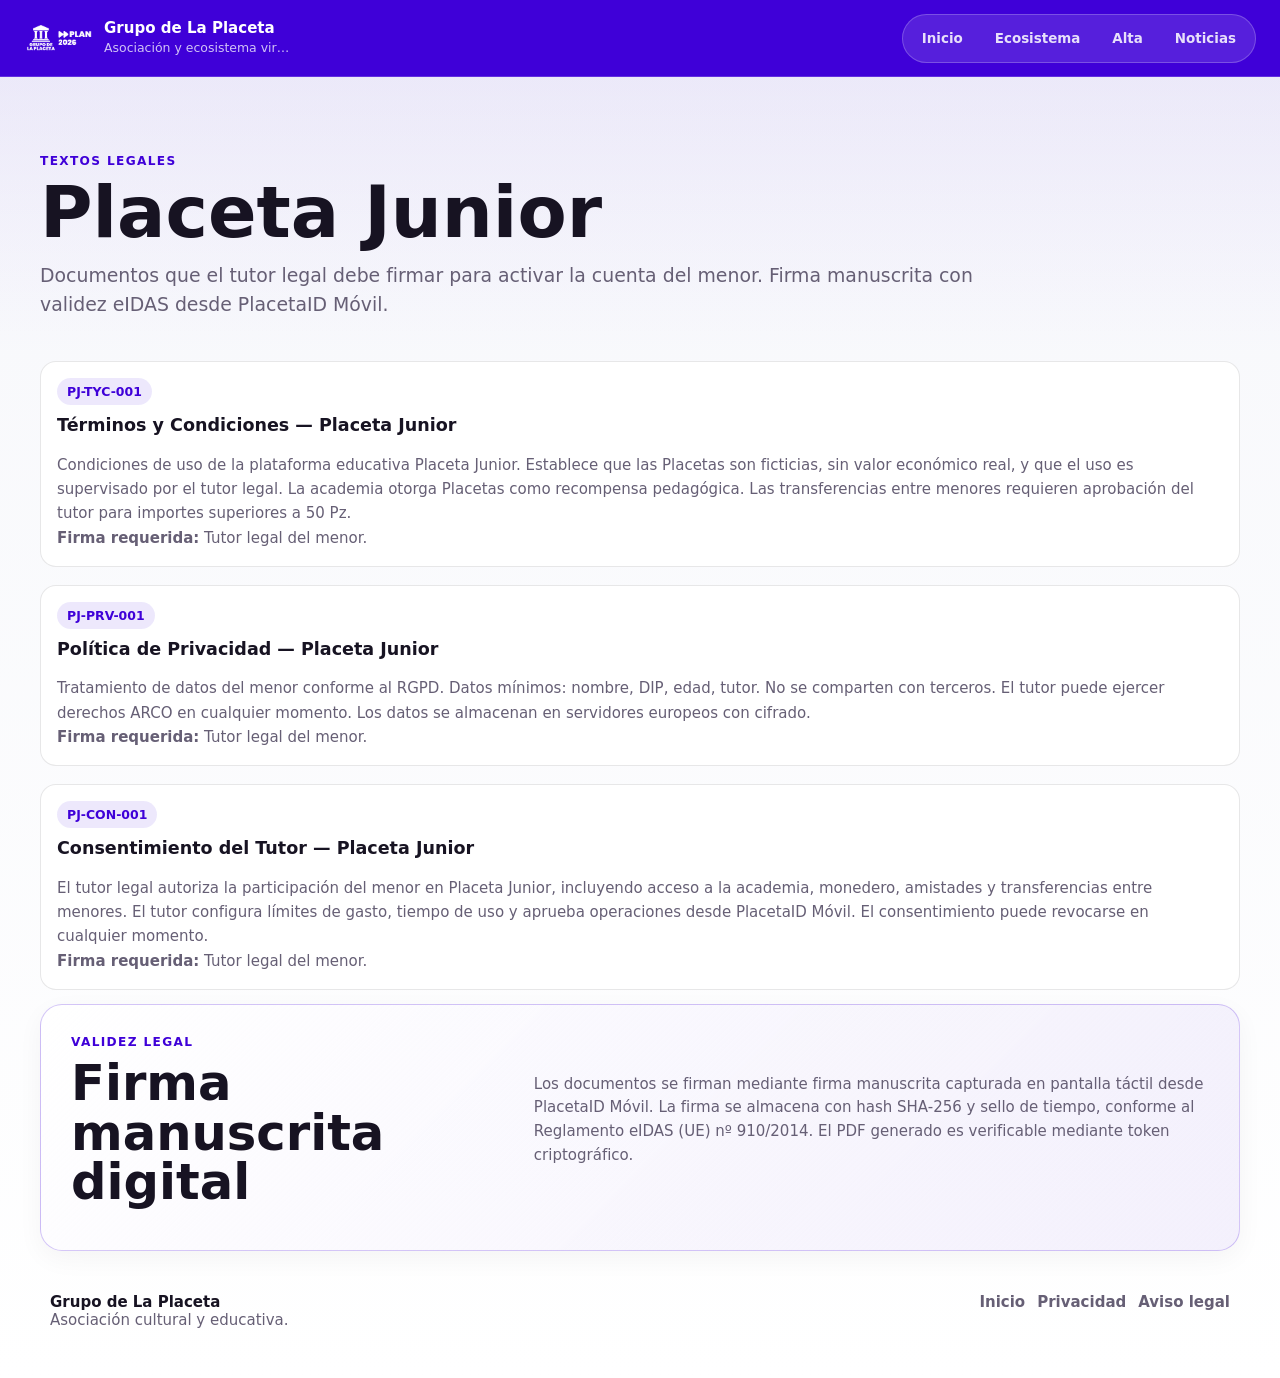
<file: junior-legal.html>
<!doctype html><html lang="es"><head>
<meta charset="utf-8"><meta name="viewport" content="width=device-width, initial-scale=1">
<title>Textos Legales Placeta Junior | Grupo de La Placeta</title>
<link rel="stylesheet" href="./styles.css">
</head><body>
<div class="shell home-redesign" data-theme="light">
<header class="topbar">
  <a class="brand" href="./index.html"><img src="./assets/logo.png" alt=""><span><strong>Grupo de La Placeta</strong><small>Asociación y ecosistema virtual</small></span></a>
  <nav class="desktop-nav"><a href="./index.html">Inicio</a><a href="./ecosistema.html">Ecosistema</a><a href="./alta.html">Alta</a><a href="./noticias.html">Noticias</a></nav>
</header>
<main>
<div class="page-hero legal-hero">
  <p class="eyebrow">Textos legales</p>
  <h1>Placeta Junior</h1>
  <p>Documentos que el tutor legal debe firmar para activar la cuenta del menor. Firma manuscrita con validez eIDAS desde PlacetaID Móvil.</p>
</div>

<section class="legal-layout">
  <article class="legal-card">
    <span>PJ-TYC-001</span>
    <h3>Términos y Condiciones — Placeta Junior</h3>
    <p>Condiciones de uso de la plataforma educativa Placeta Junior. Establece que las Placetas son ficticias, sin valor económico real, y que el uso es supervisado por el tutor legal. La academia otorga Placetas como recompensa pedagógica. Las transferencias entre menores requieren aprobación del tutor para importes superiores a 50 Pz.</p>
    <p><strong>Firma requerida:</strong> Tutor legal del menor.</p>
  </article>
  <article class="legal-card">
    <span>PJ-PRV-001</span>
    <h3>Política de Privacidad — Placeta Junior</h3>
    <p>Tratamiento de datos del menor conforme al RGPD. Datos mínimos: nombre, DIP, edad, tutor. No se comparten con terceros. El tutor puede ejercer derechos ARCO en cualquier momento. Los datos se almacenan en servidores europeos con cifrado.</p>
    <p><strong>Firma requerida:</strong> Tutor legal del menor.</p>
  </article>
  <article class="legal-card">
    <span>PJ-CON-001</span>
    <h3>Consentimiento del Tutor — Placeta Junior</h3>
    <p>El tutor legal autoriza la participación del menor en Placeta Junior, incluyendo acceso a la academia, monedero, amistades y transferencias entre menores. El tutor configura límites de gasto, tiempo de uso y aprueba operaciones desde PlacetaID Móvil. El consentimiento puede revocarse en cualquier momento.</p>
    <p><strong>Firma requerida:</strong> Tutor legal del menor.</p>
  </article>
</section>

<section class="statement legal-notice">
  <div><p class="eyebrow">Validez legal</p><h2>Firma manuscrita digital</h2></div>
  <p>Los documentos se firman mediante firma manuscrita capturada en pantalla táctil desde PlacetaID Móvil. La firma se almacena con hash SHA-256 y sello de tiempo, conforme al Reglamento eIDAS (UE) nº 910/2014. El PDF generado es verificable mediante token criptográfico.</p>
</section>
</main>
<footer class="footer"><div><strong>Grupo de La Placeta</strong><p>Asociación cultural y educativa.</p></div><nav><a href="./index.html">Inicio</a><a href="./privacidad.html">Privacidad</a><a href="./aviso-legal.html">Aviso legal</a></nav></footer>
</div></body></html>
</file>
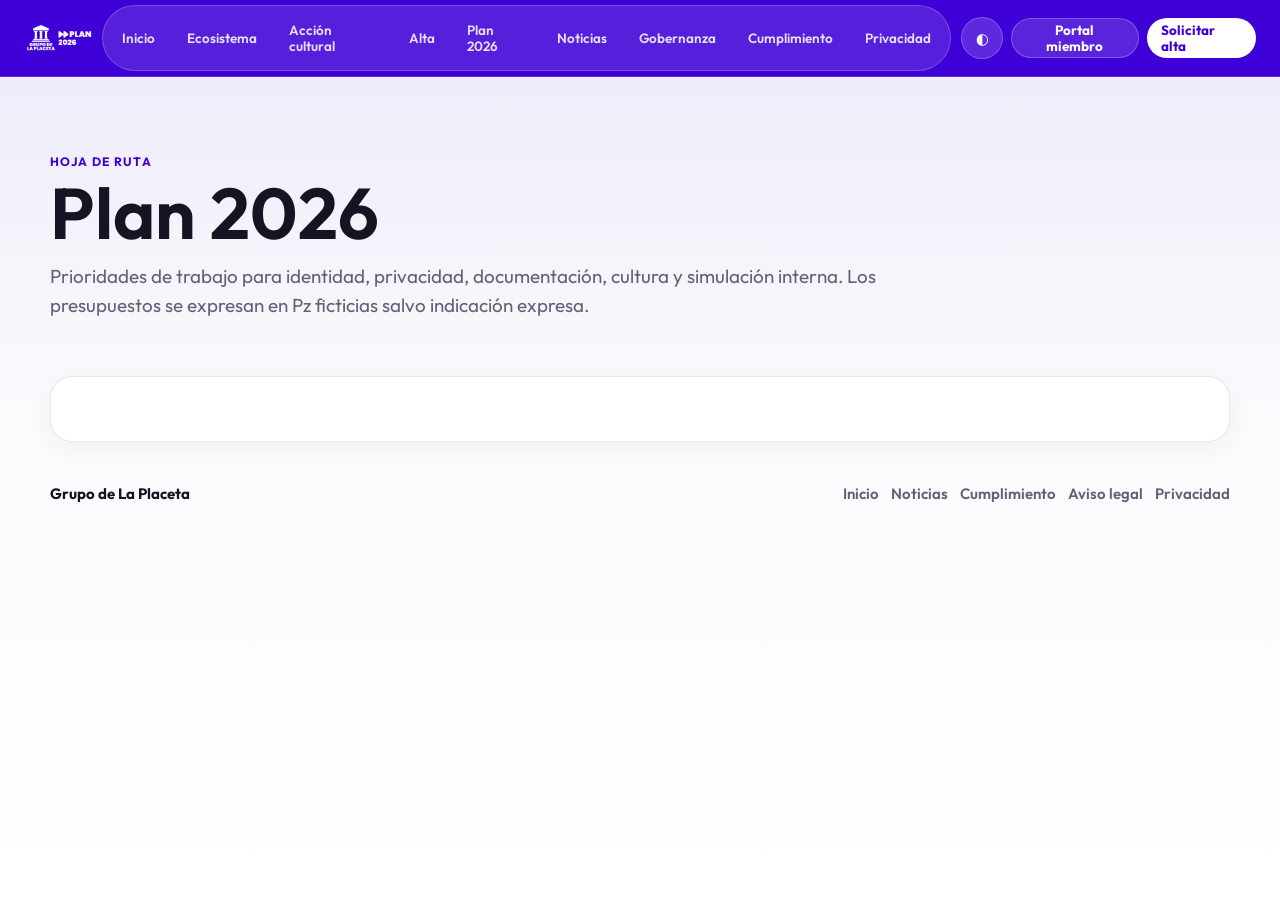
<file: plan-2026.html>
<!doctype html>
<html lang="es">
<head>
  <meta charset="utf-8">
  <meta name="viewport" content="width=device-width, initial-scale=1">
  <title>Plan 2026 | Grupo de La Placeta</title>
  <link rel="canonical" href="https://www.laplaceta.org/plan-2026">
  <meta property="og:url" content="https://www.laplaceta.org/plan-2026">
  <link rel="icon" href="./assets/logo.png">
  <link rel="preconnect" href="https://fonts.googleapis.com">
  <link rel="preconnect" href="https://fonts.gstatic.com" crossorigin>
  <link href="https://fonts.googleapis.com/css2?family=Outfit:wght@300;400;500;600;700;800;900&display=swap" rel="stylesheet">
  <link rel="stylesheet" href="./styles.css">
</head>
<body>
  <div class="shell" data-theme="light">
    <header class="topbar">
      <a class="brand" href="./index.html" aria-label="Grupo de La Placeta">
        <img src="./assets/logo.png" alt="">
      </a>
      <nav class="desktop-nav" aria-label="Navegación principal">
        <a href="./index.html">Inicio</a>
        <a href="./ecosistema.html">Ecosistema</a>
        <a href="./cultura.html">Acción cultural</a>
        <a href="./alta.html">Alta</a>
        <a href="./plan-2026.html">Plan 2026</a>
        <a href="./noticias.html">Noticias</a>
        <a href="./gobernanza.html">Gobernanza</a>
        <a href="./cumplimiento.html">Cumplimiento</a>
        <a href="./privacidad.html">Privacidad</a>
      </nav>
      <div class="top-actions">
        <button class="icon-btn" id="themeToggle" type="button" aria-label="Cambiar tema">◐</button>
        <button class="secondary small" data-open="memberModal" type="button">Portal miembro</button>
        <a class="primary small" href="./alta.html">Solicitar alta</a>
      </div>
    </header>
<main>
      <section class="page-hero"><p class="eyebrow">Hoja de ruta</p><h1>Plan 2026</h1><p>Prioridades de trabajo para identidad, privacidad, documentación, cultura y simulación interna. Los presupuestos se expresan en Pz ficticias salvo indicación expresa.</p></section>
      <section class="plan-section"><div class="plan-grid full" id="planGrid"></div></section>
    </main>
    <footer class="footer"><strong>Grupo de La Placeta</strong><nav><a href="./index.html">Inicio</a><a href="./noticias.html">Noticias</a><a href="./cumplimiento.html">Cumplimiento</a><a href="./aviso-legal.html">Aviso legal</a><a href="./privacidad.html">Privacidad</a></nav></footer>
  </div>
  <script src="./app.js"></script>
</body>
</html>
</file>
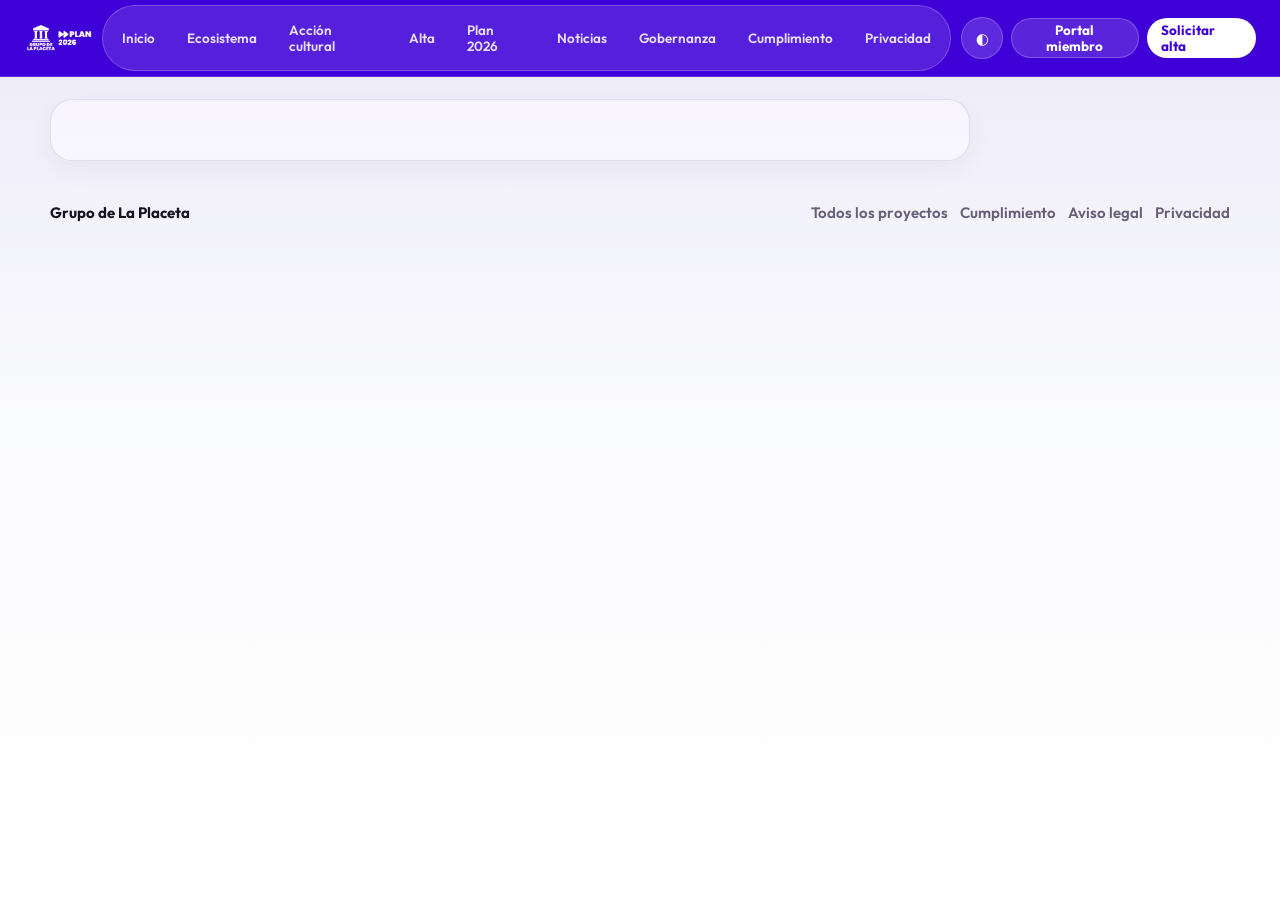
<file: plan-detalle.html>
<!doctype html>
<html lang="es">
<head>
  <meta charset="utf-8">
  <meta name="viewport" content="width=device-width, initial-scale=1">
  <title>Proyecto Plan 2026 | Grupo de La Placeta</title>
  <link rel="canonical" href="https://www.laplaceta.org/plan-detalle">
  <meta property="og:url" content="https://www.laplaceta.org/plan-detalle">
  <link rel="icon" href="./assets/logo.png">
  <link rel="preconnect" href="https://fonts.googleapis.com">
  <link rel="preconnect" href="https://fonts.gstatic.com" crossorigin>
  <link href="https://fonts.googleapis.com/css2?family=Outfit:wght@300;400;500;600;700;800;900&display=swap" rel="stylesheet">
  <link rel="stylesheet" href="./styles.css">
</head>
<body>
  <div class="shell" data-theme="light">
    <header class="topbar">
      <a class="brand" href="./index.html" aria-label="Grupo de La Placeta">
        <img src="./assets/logo.png" alt="">
      </a>
      <nav class="desktop-nav" aria-label="Navegación principal">
        <a href="./index.html">Inicio</a>
        <a href="./ecosistema.html">Ecosistema</a>
        <a href="./cultura.html">Acción cultural</a>
        <a href="./alta.html">Alta</a>
        <a href="./plan-2026.html">Plan 2026</a>
        <a href="./noticias.html">Noticias</a>
        <a href="./gobernanza.html">Gobernanza</a>
        <a href="./cumplimiento.html">Cumplimiento</a>
        <a href="./privacidad.html">Privacidad</a>
      </nav>
      <div class="top-actions">
        <button class="icon-btn" id="themeToggle" type="button" aria-label="Cambiar tema">◐</button>
        <button class="secondary small" data-open="memberModal" type="button">Portal miembro</button>
        <a class="primary small" href="./alta.html">Solicitar alta</a>
      </div>
    </header>
<main><article class="content-layout detail-page" id="planDetailPage"></article></main>
    <footer class="footer"><strong>Grupo de La Placeta</strong><nav><a href="./plan-2026.html">Todos los proyectos</a><a href="./cumplimiento.html">Cumplimiento</a><a href="./aviso-legal.html">Aviso legal</a><a href="./privacidad.html">Privacidad</a></nav></footer>
  </div>
  <script src="./app.js"></script>
</body>
</html>
</file>
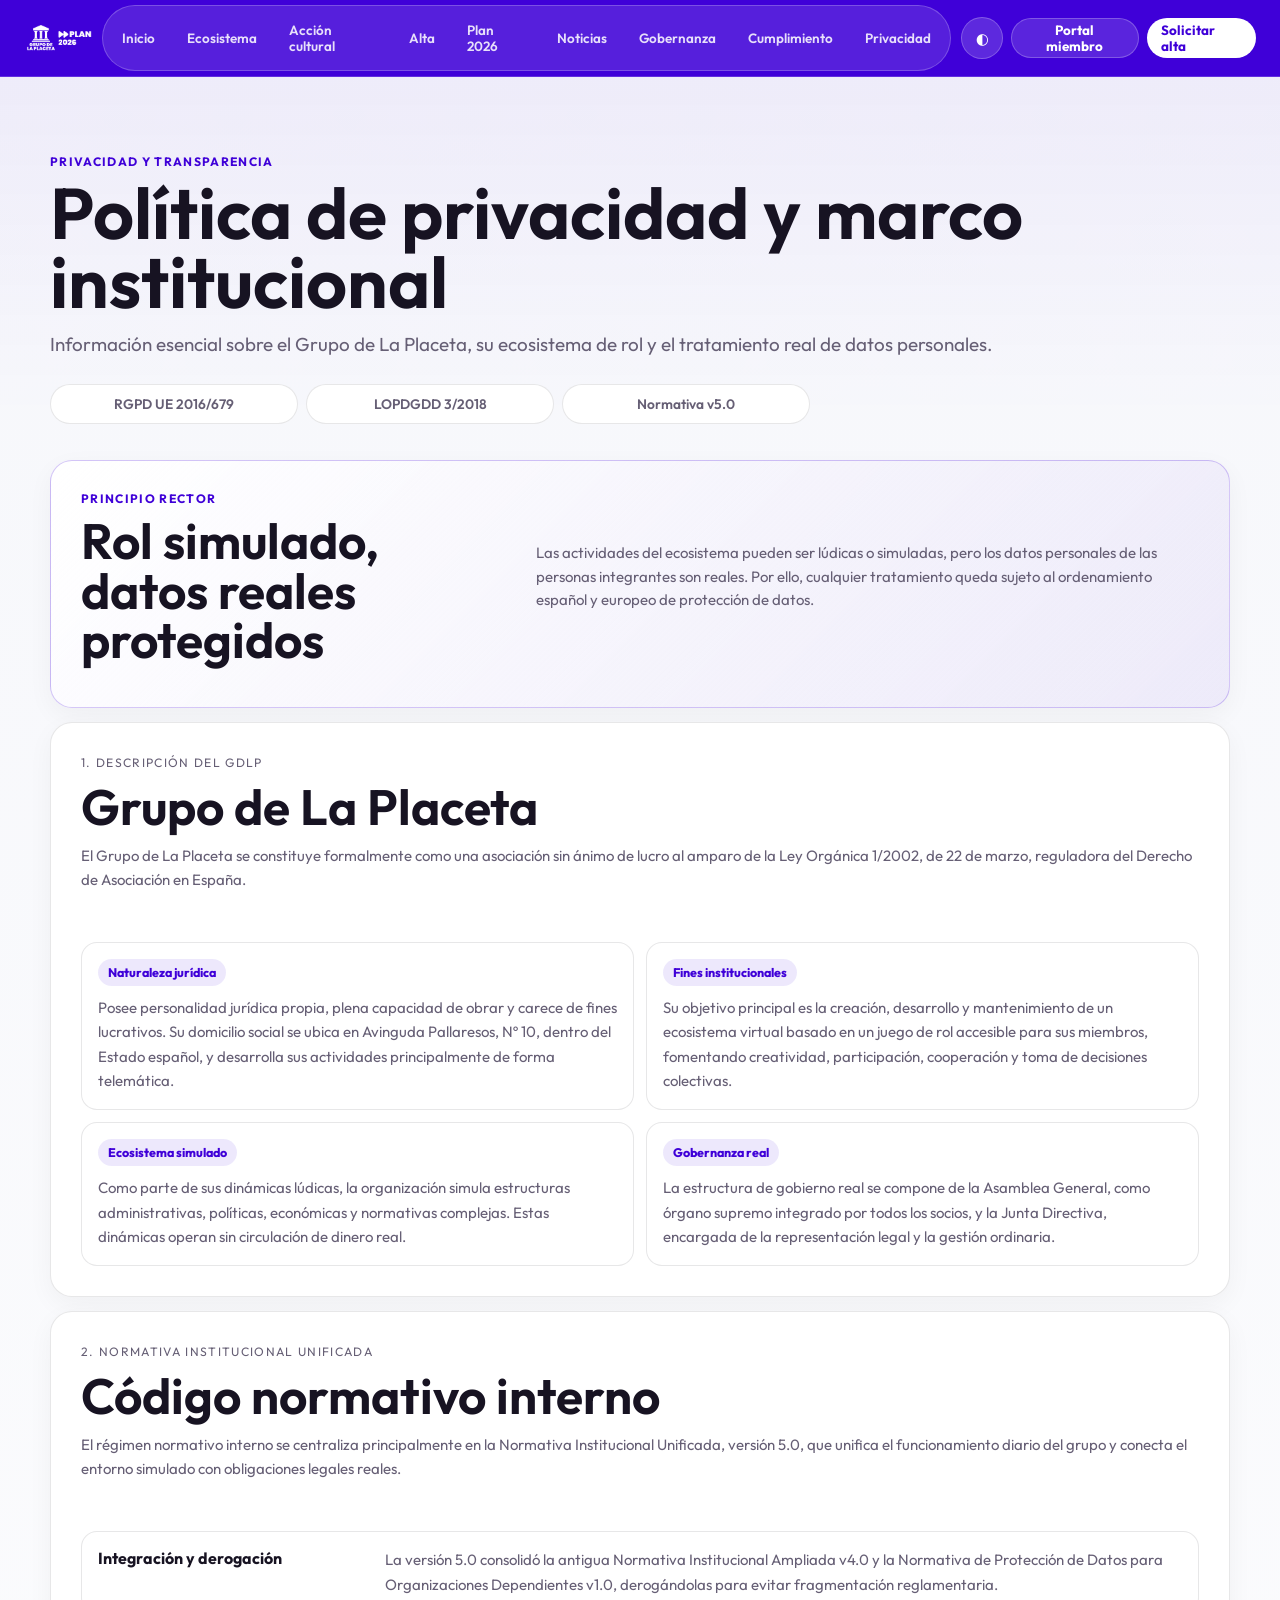
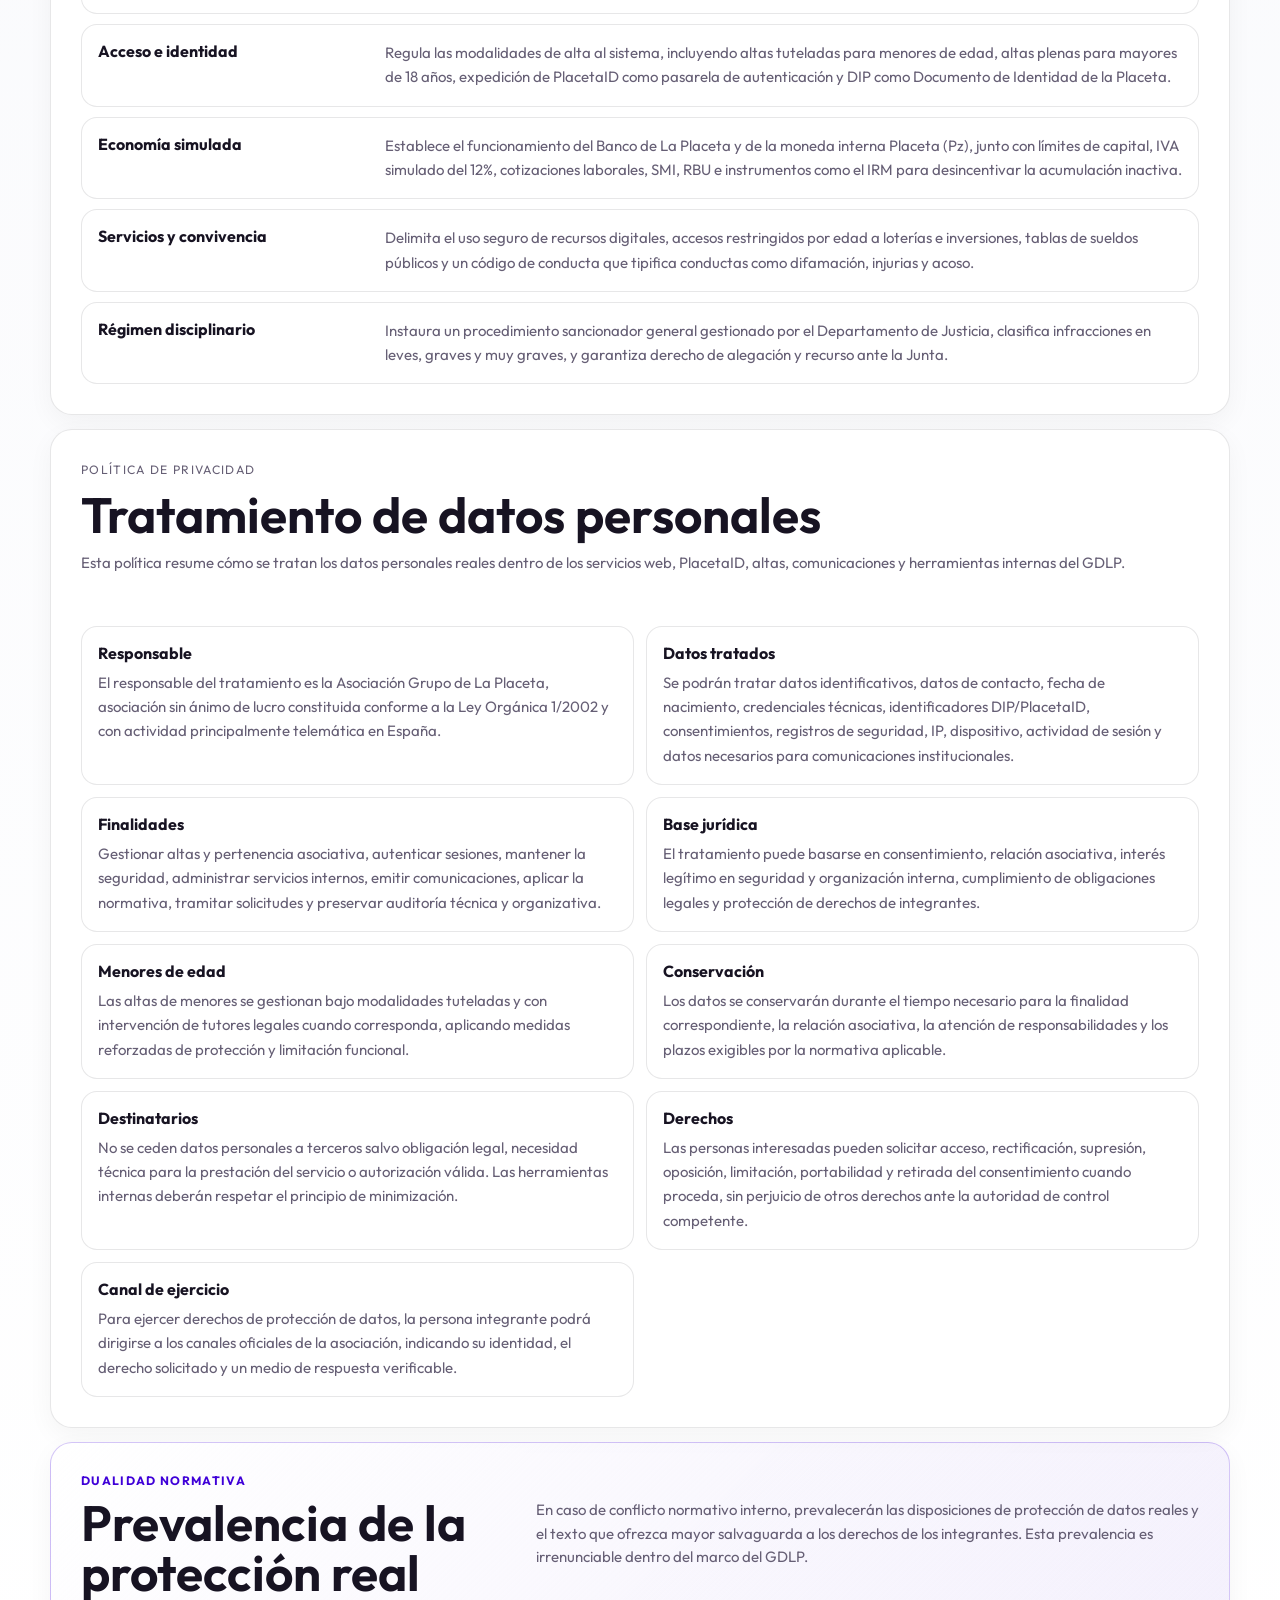
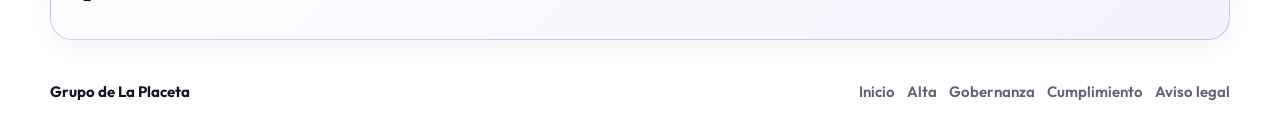
<file: privacidad.html>
<!doctype html>
<html lang="es">
<head>
  <meta charset="utf-8">
  <meta name="viewport" content="width=device-width, initial-scale=1">
  <title>Privacidad y marco institucional | Grupo de La Placeta</title>
  <meta name="description" content="Política de privacidad, naturaleza jurídica y marco normativo del Grupo de La Placeta.">
  <meta name="theme-color" content="#3F00D8">
  <link rel="canonical" href="https://www.laplaceta.org/privacidad">
  <meta property="og:title" content="Privacidad y marco institucional | Grupo de La Placeta">
  <meta property="og:description" content="Protección de datos, RGPD, LOPDGDD, naturaleza jurídica y Normativa Institucional Unificada v5.0.">
  <meta property="og:url" content="https://www.laplaceta.org/privacidad">
  <link rel="icon" href="./assets/logo.png">
  <link rel="preconnect" href="https://fonts.googleapis.com">
  <link rel="preconnect" href="https://fonts.gstatic.com" crossorigin>
  <link href="https://fonts.googleapis.com/css2?family=Outfit:wght@300;400;500;600;700;800;900&display=swap" rel="stylesheet">
  <link rel="stylesheet" href="./styles.css">
</head>
<body>
  <div class="shell" data-theme="light">
    <header class="topbar">
      <a class="brand" href="./index.html" aria-label="Grupo de La Placeta">
        <img src="./assets/logo.png" alt="">
      </a>
      <nav class="desktop-nav" aria-label="Navegación principal">
        <a href="./index.html">Inicio</a>
        <a href="./ecosistema.html">Ecosistema</a>
        <a href="./cultura.html">Acción cultural</a>
        <a href="./alta.html">Alta</a>
        <a href="./plan-2026.html">Plan 2026</a>
        <a href="./noticias.html">Noticias</a>
        <a href="./gobernanza.html">Gobernanza</a>
        <a href="./cumplimiento.html">Cumplimiento</a>
        <a href="./privacidad.html">Privacidad</a>
      </nav>
      <div class="top-actions">
        <button class="icon-btn" id="themeToggle" type="button" aria-label="Cambiar tema">◐</button>
        <button class="secondary small" data-open="memberModal" type="button">Portal miembro</button>
        <a class="primary small" href="./alta.html">Solicitar alta</a>
      </div>
    </header>
<main>
      <section class="page-hero legal-hero">
        <p class="eyebrow">Privacidad y transparencia</p>
        <h1>Política de privacidad y marco institucional</h1>
        <p>Información esencial sobre el Grupo de La Placeta, su ecosistema de rol y el tratamiento real de datos personales.</p>
        <div class="trust-strip compact legal-strip">
          <span>RGPD UE 2016/679</span>
          <span>LOPDGDD 3/2018</span>
          <span>Normativa v5.0</span>
        </div>
      </section>

      <section class="statement legal-notice">
        <div>
          <p class="eyebrow">Principio rector</p>
          <h2>Rol simulado, datos reales protegidos</h2>
        </div>
        <p>Las actividades del ecosistema pueden ser lúdicas o simuladas, pero los datos personales de las personas integrantes son reales. Por ello, cualquier tratamiento queda sujeto al ordenamiento español y europeo de protección de datos.</p>
      </section>

      <section class="content-layout legal-layout">
        <div class="section-head compact">
          <p class="eyebrow">1. Descripción del GDLP</p>
          <h2>Grupo de La Placeta</h2>
          <p>El Grupo de La Placeta se constituye formalmente como una asociación sin ánimo de lucro al amparo de la Ley Orgánica 1/2002, de 22 de marzo, reguladora del Derecho de Asociación en España.</p>
        </div>
        <div class="legal-grid">
          <article class="legal-card">
            <span>Naturaleza jurídica</span>
            <p>Posee personalidad jurídica propia, plena capacidad de obrar y carece de fines lucrativos. Su domicilio social se ubica en Avinguda Pallaresos, Nº 10, dentro del Estado español, y desarrolla sus actividades principalmente de forma telemática.</p>
          </article>
          <article class="legal-card">
            <span>Fines institucionales</span>
            <p>Su objetivo principal es la creación, desarrollo y mantenimiento de un ecosistema virtual basado en un juego de rol accesible para sus miembros, fomentando creatividad, participación, cooperación y toma de decisiones colectivas.</p>
          </article>
          <article class="legal-card">
            <span>Ecosistema simulado</span>
            <p>Como parte de sus dinámicas lúdicas, la organización simula estructuras administrativas, políticas, económicas y normativas complejas. Estas dinámicas operan sin circulación de dinero real.</p>
          </article>
          <article class="legal-card">
            <span>Gobernanza real</span>
            <p>La estructura de gobierno real se compone de la Asamblea General, como órgano supremo integrado por todos los socios, y la Junta Directiva, encargada de la representación legal y la gestión ordinaria.</p>
          </article>
        </div>
      </section>

      <section class="content-layout legal-layout">
        <div class="section-head compact">
          <p class="eyebrow">2. Normativa Institucional Unificada</p>
          <h2>Código normativo interno</h2>
          <p>El régimen normativo interno se centraliza principalmente en la Normativa Institucional Unificada, versión 5.0, que unifica el funcionamiento diario del grupo y conecta el entorno simulado con obligaciones legales reales.</p>
        </div>
        <div class="legal-timeline">
          <article>
            <strong>Integración y derogación</strong>
            <p>La versión 5.0 consolidó la antigua Normativa Institucional Ampliada v4.0 y la Normativa de Protección de Datos para Organizaciones Dependientes v1.0, derogándolas para evitar fragmentación reglamentaria.</p>
          </article>
          <article>
            <strong>Acceso e identidad</strong>
            <p>Regula las modalidades de alta al sistema, incluyendo altas tuteladas para menores de edad, altas plenas para mayores de 18 años, expedición de PlacetaID como pasarela de autenticación y DIP como Documento de Identidad de la Placeta.</p>
          </article>
          <article>
            <strong>Economía simulada</strong>
            <p>Establece el funcionamiento del Banco de La Placeta y de la moneda interna Placeta (Pz), junto con límites de capital, IVA simulado del 12%, cotizaciones laborales, SMI, RBU e instrumentos como el IRM para desincentivar la acumulación inactiva.</p>
          </article>
          <article>
            <strong>Servicios y convivencia</strong>
            <p>Delimita el uso seguro de recursos digitales, accesos restringidos por edad a loterías e inversiones, tablas de sueldos públicos y un código de conducta que tipifica conductas como difamación, injurias y acoso.</p>
          </article>
          <article>
            <strong>Régimen disciplinario</strong>
            <p>Instaura un procedimiento sancionador general gestionado por el Departamento de Justicia, clasifica infracciones en leves, graves y muy graves, y garantiza derecho de alegación y recurso ante la Junta.</p>
          </article>
        </div>
      </section>

      <section class="content-layout legal-layout privacy-policy">
        <div class="section-head compact">
          <p class="eyebrow">Política de privacidad</p>
          <h2>Tratamiento de datos personales</h2>
          <p>Esta política resume cómo se tratan los datos personales reales dentro de los servicios web, PlacetaID, altas, comunicaciones y herramientas internas del GDLP.</p>
        </div>
        <div class="privacy-columns">
          <article>
            <h3>Responsable</h3>
            <p>El responsable del tratamiento es la Asociación Grupo de La Placeta, asociación sin ánimo de lucro constituida conforme a la Ley Orgánica 1/2002 y con actividad principalmente telemática en España.</p>
          </article>
          <article>
            <h3>Datos tratados</h3>
            <p>Se podrán tratar datos identificativos, datos de contacto, fecha de nacimiento, credenciales técnicas, identificadores DIP/PlacetaID, consentimientos, registros de seguridad, IP, dispositivo, actividad de sesión y datos necesarios para comunicaciones institucionales.</p>
          </article>
          <article>
            <h3>Finalidades</h3>
            <p>Gestionar altas y pertenencia asociativa, autenticar sesiones, mantener la seguridad, administrar servicios internos, emitir comunicaciones, aplicar la normativa, tramitar solicitudes y preservar auditoría técnica y organizativa.</p>
          </article>
          <article>
            <h3>Base jurídica</h3>
            <p>El tratamiento puede basarse en consentimiento, relación asociativa, interés legítimo en seguridad y organización interna, cumplimiento de obligaciones legales y protección de derechos de integrantes.</p>
          </article>
          <article>
            <h3>Menores de edad</h3>
            <p>Las altas de menores se gestionan bajo modalidades tuteladas y con intervención de tutores legales cuando corresponda, aplicando medidas reforzadas de protección y limitación funcional.</p>
          </article>
          <article>
            <h3>Conservación</h3>
            <p>Los datos se conservarán durante el tiempo necesario para la finalidad correspondiente, la relación asociativa, la atención de responsabilidades y los plazos exigibles por la normativa aplicable.</p>
          </article>
          <article>
            <h3>Destinatarios</h3>
            <p>No se ceden datos personales a terceros salvo obligación legal, necesidad técnica para la prestación del servicio o autorización válida. Las herramientas internas deberán respetar el principio de minimización.</p>
          </article>
          <article>
            <h3>Derechos</h3>
            <p>Las personas interesadas pueden solicitar acceso, rectificación, supresión, oposición, limitación, portabilidad y retirada del consentimiento cuando proceda, sin perjuicio de otros derechos ante la autoridad de control competente.</p>
          </article>
          <article>
            <h3>Canal de ejercicio</h3>
            <p>Para ejercer derechos de protección de datos, la persona integrante podrá dirigirse a los canales oficiales de la asociación, indicando su identidad, el derecho solicitado y un medio de respuesta verificable.</p>
          </article>
        </div>
      </section>

      <section class="statement legal-notice">
        <div>
          <p class="eyebrow">Dualidad normativa</p>
          <h2>Prevalencia de la protección real</h2>
        </div>
        <p>En caso de conflicto normativo interno, prevalecerán las disposiciones de protección de datos reales y el texto que ofrezca mayor salvaguarda a los derechos de los integrantes. Esta prevalencia es irrenunciable dentro del marco del GDLP.</p>
      </section>
    </main>

    <footer class="footer">
      <strong>Grupo de La Placeta</strong>
      <nav>
        <a href="./index.html">Inicio</a>
        <a href="./alta.html">Alta</a>
        <a href="./gobernanza.html">Gobernanza</a>
        <a href="./cumplimiento.html">Cumplimiento</a>
        <a href="./aviso-legal.html">Aviso legal</a>
      </nav>
    </footer>
  </div>
  <script src="./app.js"></script>
</body>
</html>
</file>
<file: styles.css>
:root {
  --accent: #3F00D8;
  --accent-dark: #260083;
  --accent-soft: rgba(63, 0, 216, .09);
  --bg: #f6f7fb;
  --bg-2: #ffffff;
  --surface: #ffffff;
  --surface-2: #f1eef8;
  --text: #171322;
  --muted: #665f75;
  --line: rgba(23,19,34,.1);
  --green: #23b26d;
  --red: #e24d4d;
  --gold: #d7a02d;
  --radius: 18px;
  --shadow: 0 18px 46px rgba(23,19,34,.08);
}

[data-theme="dark"] {
  --bg: #101018;
  --bg-2: #161421;
  --surface: #1d1a29;
  --surface-2: #252134;
  --text: #f8f7ff;
  --muted: #b8b0cf;
  --line: rgba(255,255,255,.1);
  --shadow: 0 24px 70px rgba(0,0,0,.28);
}

* { box-sizing: border-box; }
html { scroll-behavior: smooth; }
body {
  margin: 0;
  font-family: "Outfit", system-ui, sans-serif;
  background: var(--bg);
  color: var(--text);
  font-size: 15px;
  -webkit-font-smoothing: antialiased;
  overflow-x: hidden;
}
[data-theme="dark"] body,
body:has(.shell[data-theme="dark"]) {
  background: #101018;
}
button, input, select, textarea { font: inherit; }
button, a { -webkit-tap-highlight-color: transparent; }
a { color: inherit; text-decoration: none; }
.shell {
  min-height: 100vh;
  background:
    linear-gradient(180deg, rgba(63,0,216,.055), transparent 420px),
    linear-gradient(180deg, var(--bg), var(--bg-2));
}
[data-theme="dark"].shell {
  background:
    linear-gradient(180deg, rgba(63,0,216,.16), transparent 420px),
    linear-gradient(180deg, var(--bg), #111019);
}

.topbar {
  position: sticky;
  top: 0;
  z-index: 10;
  min-height: 72px;
  padding: 8px clamp(14px, 3vw, 34px);
  display: flex;
  align-items: center;
  gap: 18px;
  justify-content: space-between;
  color: white;
  background: var(--accent);
  border-bottom: 1px solid rgba(255,255,255,.18);
  backdrop-filter: blur(18px);
}
[data-theme="dark"] .topbar {
  color: var(--text);
  background: rgba(16,16,24,.94);
  border-bottom-color: var(--line);
}
.brand {
  display: inline-flex;
  align-items: center;
  gap: 12px;
  min-width: 0;
}
.brand img {
  width: 76px;
  height: 76px;
  object-fit: contain;
  display: block;
}
.brand span {
  display: none;
}
.brand strong {
  display: block;
  font-size: .98rem;
  line-height: 1;
  white-space: nowrap;
}
.brand small {
  display: block;
  margin-top: 4px;
  color: rgba(255,255,255,.76);
  font-size: .78rem;
  font-weight: 500;
}
[data-theme="dark"] .brand small {
  color: var(--muted);
}
.desktop-nav {
  display: flex;
  align-items: center;
  gap: 6px;
  padding: 6px;
  border: 1px solid rgba(255,255,255,.22);
  border-radius: 999px;
  background: rgba(255,255,255,.12);
}
[data-theme="dark"] .desktop-nav {
  border-color: var(--line);
  background: var(--surface);
}
.desktop-nav a {
  padding: 10px 13px;
  border-radius: 999px;
  color: rgba(255,255,255,.86);
  font-weight: 600;
  font-size: .84rem;
}
.desktop-nav a:hover {
  color: var(--accent);
  background: white;
}
[data-theme="dark"] .desktop-nav a {
  color: var(--muted);
}
[data-theme="dark"] .desktop-nav a:hover {
  color: white;
  background: var(--accent);
}
.top-actions {
  display: flex;
  align-items: center;
  gap: 8px;
}
.topbar .secondary {
  color: white;
  background: rgba(255,255,255,.14);
  border-color: rgba(255,255,255,.24);
}
.topbar .secondary:hover,
.topbar .icon-btn:hover {
  background: rgba(255,255,255,.22);
}
.topbar .primary {
  color: var(--accent);
  background: white;
}
[data-theme="dark"] .topbar .secondary {
  color: var(--text);
  background: var(--surface-2);
  border-color: var(--line);
}
[data-theme="dark"] .topbar .primary {
  color: white;
  background: var(--accent);
}
button, .primary, .secondary, .ghost {
  border: 0;
  cursor: pointer;
  border-radius: 999px;
  font-weight: 700;
  transition: transform .16s ease, opacity .16s ease, background .16s ease;
}
button:active, a:active { transform: translateY(1px); }
.primary {
  display: inline-flex;
  align-items: center;
  justify-content: center;
  min-height: 46px;
  padding: 0 18px;
  color: white;
  background: var(--accent);
}
.secondary {
  min-height: 44px;
  padding: 0 16px;
  color: var(--text);
  background: var(--surface-2);
  border: 1px solid var(--line);
}
.ghost {
  display: inline-flex;
  align-items: center;
  justify-content: center;
  min-height: 46px;
  padding: 0 18px;
  color: var(--text);
  background: transparent;
  border: 1px solid var(--line);
}
.small { min-height: 40px; padding-inline: 14px; font-size: .84rem; }
.top-actions .primary,
.top-actions .secondary {
  display: inline-flex;
  align-items: center;
  justify-content: center;
}
.icon-btn {
  width: 42px;
  height: 42px;
  background: rgba(255,255,255,.16);
  color: white;
  border: 1px solid rgba(255,255,255,.24);
}
[data-theme="dark"] .icon-btn {
  background: var(--surface-2);
  color: var(--text);
  border-color: var(--line);
}

main {
  width: min(1180px, calc(100% - 28px));
  margin: 0 auto;
}
.page-hero {
  padding: clamp(34px, 6vw, 78px) 0 22px;
  width: min(840px, 100%);
}
.page-hero h1 {
  margin-bottom: 14px;
  font-size: clamp(2.2rem, 5.6vw, 4.8rem);
  line-height: .96;
}
.page-hero p:not(.eyebrow) {
  color: var(--muted);
  font-size: clamp(1rem, 1.7vw, 1.18rem);
  line-height: 1.58;
}
.hero {
  min-height: auto;
  display: grid;
  grid-template-columns: minmax(0, .95fr) minmax(320px, .55fr);
  gap: 26px;
  align-items: center;
  padding: clamp(34px, 6vw, 82px) 0 32px;
}
.eyebrow {
  margin: 0 0 10px;
  color: var(--accent);
  font-size: .76rem;
  font-weight: 700;
  letter-spacing: .11em;
  text-transform: uppercase;
}
h1, h2, h3, p { margin-top: 0; }
h1 {
  margin-bottom: 18px;
  font-size: clamp(2.55rem, 6.8vw, 5.45rem);
  line-height: .94;
  letter-spacing: 0;
  font-weight: 650;
}
h2 {
  margin-bottom: 12px;
  font-size: clamp(1.75rem, 4vw, 3.1rem);
  line-height: 1;
  letter-spacing: 0;
  font-weight: 650;
}
.hero-lead {
  width: min(720px, 100%);
  color: var(--muted);
  font-size: clamp(1rem, 1.65vw, 1.18rem);
  line-height: 1.58;
  font-weight: 400;
}
.hero-actions, .wizard-actions {
  display: flex;
  flex-wrap: wrap;
  gap: 10px;
  margin-top: 22px;
}
.trust-strip {
  margin-top: 24px;
  display: grid;
  grid-template-columns: repeat(3, minmax(0, 1fr));
  gap: 8px;
}
.trust-strip span {
  padding: 10px 12px;
  border: 1px solid var(--line);
  border-radius: 999px;
  background: var(--surface);
  color: var(--muted);
  font-weight: 600;
  text-align: center;
  font-size: .86rem;
}
.hero-panel {
  min-height: auto;
  border: 1px solid var(--line);
  border-radius: 22px;
  background: var(--surface);
  box-shadow: var(--shadow);
  position: relative;
  overflow: hidden;
}
.institution-summary {
  padding: 24px;
}
.institution-summary span {
  display: inline-flex;
  margin-bottom: 16px;
  padding: 7px 10px;
  border-radius: 999px;
  color: var(--accent);
  background: var(--accent-soft);
  font-weight: 700;
  font-size: .78rem;
}
.institution-summary h2 {
  font-size: clamp(1.8rem, 3vw, 2.55rem);
}
.institution-summary p,
.institution-summary li {
  color: var(--muted);
  line-height: 1.5;
  font-weight: 400;
}
.institution-summary ul {
  margin: 16px 0 0;
  padding-left: 18px;
}

.statement,
.onboarding-band,
.governance,
.content-layout,
.plan-section,
.section-grid {
  margin: 14px 0;
  padding: clamp(20px, 3vw, 30px);
  border: 1px solid var(--line);
  border-radius: 22px;
  background: var(--surface);
  box-shadow: 0 8px 26px rgba(23,19,34,.045);
}
[data-theme="dark"] .statement,
[data-theme="dark"] .onboarding-band,
[data-theme="dark"] .governance,
[data-theme="dark"] .content-layout,
[data-theme="dark"] .plan-section,
[data-theme="dark"] .section-grid,
[data-theme="dark"] .hero-panel {
  box-shadow: none;
}
.statement {
  display: grid;
  grid-template-columns: .65fr 1fr;
  gap: 24px;
  align-items: center;
}
.legal-hero {
  width: min(980px, 100%);
}
.legal-strip {
  width: min(760px, 100%);
}
.legal-notice {
  border-color: rgba(63,0,216,.22);
  background:
    linear-gradient(135deg, var(--surface), rgba(63,0,216,.055));
}
.legal-layout {
  display: grid;
  gap: 18px;
}
.legal-grid,
.privacy-columns {
  display: grid;
  grid-template-columns: repeat(2, minmax(0, 1fr));
  gap: 12px;
}
.legal-card,
.privacy-columns article,
.legal-timeline article {
  padding: 16px;
  border: 1px solid var(--line);
  border-radius: 16px;
  background: var(--bg-2);
}
.legal-card span {
  display: inline-flex;
  margin-bottom: 10px;
  padding: 6px 10px;
  border-radius: 999px;
  color: var(--accent);
  background: var(--accent-soft);
  font-size: .78rem;
  font-weight: 750;
}
.legal-card p,
.legal-timeline p,
.privacy-columns p {
  margin-bottom: 0;
  color: var(--muted);
  line-height: 1.62;
}
.legal-timeline {
  display: grid;
  gap: 10px;
}
.legal-timeline article {
  display: grid;
  grid-template-columns: minmax(170px, .34fr) minmax(0, 1fr);
  gap: 16px;
  align-items: start;
}
.legal-timeline strong,
.privacy-columns h3 {
  color: var(--text);
  font-size: 1rem;
}
.privacy-columns h3 {
  margin-bottom: 8px;
}
.inline-link {
  display: inline-flex;
  margin-top: 10px;
}
.guardian-box[hidden] {
  display: none;
}
.guardian-search {
  display: grid;
  grid-template-columns: minmax(0, 1fr) auto;
  gap: 10px;
  align-items: end;
  margin: 12px 0;
}
.guardian-search .secondary {
  min-height: 46px;
}
.guardian-result {
  margin-top: 12px;
}
.statement p:last-child,
.section-head p,
.onboarding-band p,
.document-card p,
.board-card p,
.admin-card p {
  color: var(--muted);
  line-height: 1.58;
  font-weight: 400;
}
.section-head {
  display: grid;
  grid-template-columns: minmax(0, .8fr) minmax(280px, .6fr);
  gap: 20px;
  align-items: end;
  margin-bottom: 18px;
}
.section-head.compact {
  display: block;
}
.org-controls {
  display: flex;
  flex-wrap: wrap;
  gap: 8px;
  margin-bottom: 16px;
}
.chip {
  min-height: 38px;
  padding: 0 14px;
  color: var(--muted);
  background: var(--surface-2);
  border: 1px solid var(--line);
  font-weight: 600;
}
.chip.active {
  color: white;
  background: var(--accent);
}
.org-grid,
.news-grid,
.governance-grid,
.plan-grid {
  display: grid;
  grid-template-columns: repeat(2, minmax(0, 1fr));
  gap: 12px;
}
.plan-grid {
  grid-template-columns: repeat(5, minmax(190px, 1fr));
  overflow-x: auto;
  padding-bottom: 4px;
}
.plan-grid.full {
  grid-template-columns: repeat(auto-fit, minmax(230px, 1fr));
  overflow: visible;
}
.compact-list {
  grid-template-columns: repeat(auto-fit, minmax(250px, 1fr));
  overflow: visible;
}
.plan-card {
  min-height: 230px;
  padding: 16px;
  border: 1px solid var(--line);
  border-radius: 16px;
  background: var(--bg-2);
}
.plan-card,
.news-card,
.org-card,
.board-card,
.document-card,
.admin-card {
  transition: transform .18s ease, border-color .18s ease, background .18s ease;
}
.plan-card:hover,
.news-card:hover,
.org-card:hover,
.document-card:hover {
  transform: translateY(-2px);
  border-color: rgba(63,0,216,.35);
}
.plan-card span {
  display: inline-flex;
  margin-bottom: 12px;
  padding: 5px 9px;
  border-radius: 999px;
  color: var(--accent);
  background: var(--accent-soft);
  font-size: .72rem;
  font-weight: 650;
}
.plan-card h3 {
  margin: 0 0 8px;
  font-size: 1.1rem;
  font-weight: 650;
}
.plan-card p {
  color: var(--muted);
  line-height: 1.5;
}
.plan-card small {
  display: inline-flex;
  margin-top: 8px;
  color: var(--muted);
  font-weight: 600;
}
.plan-budget-mini {
  display: flex;
  align-items: center;
  justify-content: space-between;
  gap: 10px;
  margin-top: 12px;
  padding: 10px 12px;
  border: 1px solid var(--line);
  border-radius: 12px;
  background: var(--surface);
}
.plan-budget-mini strong {
  color: var(--accent);
}
.plan-budget-mini small {
  margin-top: 0;
}
.plan-budget-detail {
  margin: 18px 0;
  padding: 16px;
  border: 1px solid var(--line);
  border-radius: 18px;
  background: var(--bg-2);
}
.plan-budget-head,
.plan-budget-list article {
  display: flex;
  justify-content: space-between;
  gap: 16px;
  align-items: center;
}
.plan-budget-head {
  margin-bottom: 12px;
}
.plan-budget-head h2 {
  margin-bottom: 0;
  color: var(--accent);
}
.plan-budget-head > span {
  padding: 7px 10px;
  border-radius: 999px;
  color: var(--accent);
  background: var(--accent-soft);
  font-weight: 700;
  font-size: .82rem;
}
.plan-budget-list {
  display: grid;
  gap: 8px;
}
.plan-budget-list article {
  padding: 12px;
  border: 1px solid var(--line);
  border-radius: 14px;
  background: var(--surface);
}
.plan-budget-list span {
  display: inline-flex;
  margin-bottom: 7px;
  padding: 5px 8px;
  border-radius: 999px;
  color: white;
  background: var(--accent);
  font-size: .72rem;
  font-weight: 700;
}
.plan-budget-list strong {
  display: block;
}
.plan-budget-list small,
.budget-amount small {
  color: var(--muted);
  font-weight: 650;
}
.budget-amount {
  min-width: 110px;
  text-align: right;
}
.card-link,
.section-link {
  display: inline-flex;
  align-items: center;
  justify-content: center;
  min-height: 40px;
  margin-top: 12px;
  padding: 0 14px;
  border-radius: 999px;
  color: var(--accent);
  background: var(--accent-soft);
  font-weight: 650;
}
.section-link {
  margin-top: 18px;
}
.card-link:hover,
.section-link:hover {
  color: white;
  background: var(--accent);
}
.featured-news {
  margin: 8px 0 14px;
  display: grid;
  grid-template-columns: minmax(0, .86fr) minmax(260px, .62fr);
  gap: 18px;
  align-items: center;
  padding: 14px;
  border: 1px solid var(--line);
  border-radius: 18px;
  background: var(--bg-2);
}
.featured-media {
  position: relative;
  min-height: 280px;
  border-radius: 14px;
  overflow: hidden;
  background: var(--surface-2);
}
.featured-media img,
.news-card img,
.news-detail-media img {
  width: 100%;
  height: 100%;
  object-fit: cover;
  display: block;
}
.featured-media span {
  position: absolute;
  right: 12px;
  bottom: 12px;
  padding: 7px 10px;
  border-radius: 999px;
  color: white;
  background: var(--accent);
  font-weight: 700;
  font-size: .78rem;
}
.featured-news h3 {
  margin: 8px 0 10px;
  font-size: clamp(1.45rem, 3vw, 2.15rem);
  line-height: 1.05;
  font-weight: 650;
}
.featured-news p {
  color: var(--muted);
  line-height: 1.55;
}
.featured-news button,
.news-card button {
  margin-top: 12px;
  color: var(--accent);
  background: transparent;
  font-weight: 650;
}
.news-tag {
  display: inline-flex;
  padding: 5px 9px;
  border-radius: 999px;
  color: white;
  background: var(--accent);
  font-size: .72rem;
  font-weight: 650;
}
.org-card,
.news-card,
.board-card,
.document-card,
.admin-card {
  padding: 16px;
  border: 1px solid var(--line);
  border-radius: 16px;
  background: var(--bg-2);
}
.org-card span,
.news-card span,
.board-card span,
.document-card span,
.admin-card span {
  display: inline-flex;
  margin-bottom: 10px;
  padding: 5px 9px;
  border-radius: 999px;
  color: white;
  background: var(--accent);
  font-size: .72rem;
  font-weight: 650;
}
.news-card {
  overflow: hidden;
  padding: 0;
}
.news-card img {
  height: 170px;
  background: var(--surface-2);
}
.news-card > span,
.news-card h3,
.news-card p,
.news-card small,
.news-card button,
.news-card .card-link {
  margin-left: 16px;
  margin-right: 16px;
}
.news-card > span {
  margin-top: 14px;
}
.news-card button,
.news-card .card-link {
  margin-bottom: 16px;
}
.org-card h3,
.news-card h3,
.board-card strong,
.document-card strong,
.admin-card strong {
  display: block;
  margin-bottom: 8px;
  font-size: 1.15rem;
  font-weight: 650;
}
.org-meta {
  display: flex;
  flex-wrap: wrap;
  gap: 6px;
  margin-top: 14px;
}
.org-meta small {
  padding: 6px 8px;
  border-radius: 8px;
  color: var(--muted);
  background: var(--surface-2);
  font-weight: 500;
}
.onboarding-band {
  display: flex;
  align-items: center;
  justify-content: space-between;
  gap: 18px;
}
.news-card p { color: var(--muted); line-height: 1.5; }
.news-detail-media {
  height: 260px;
  margin: -6px -6px 18px;
  border-radius: 18px;
  overflow: hidden;
  background: var(--surface-2);
}
.news-detail h2 {
  margin-top: 10px;
}
.news-detail p {
  color: var(--muted);
  line-height: 1.65;
}
.detail-page {
  margin-top: 22px;
  max-width: 920px;
}
.detail-page h1 {
  margin-top: 12px;
  font-size: clamp(2.2rem, 5vw, 4.5rem);
}
.detail-page h2 {
  margin-top: 12px;
  font-size: clamp(1.9rem, 4vw, 3.4rem);
}
.share-row {
  display: flex;
  flex-wrap: wrap;
  gap: 10px;
  margin-top: 22px;
  align-items: center;
}
.plan-detail-box {
  margin: 18px 0;
  padding: 16px;
  border: 1px solid var(--line);
  border-radius: 16px;
  background: var(--surface-2);
  display: flex;
  justify-content: space-between;
  gap: 14px;
  color: var(--muted);
}
.plan-detail-box strong {
  color: var(--text);
}
.video-frame {
  margin-top: 18px;
  aspect-ratio: 16 / 9;
  border-radius: 18px;
  overflow: hidden;
  background: #000;
}
.video-frame iframe {
  width: 100%;
  height: 100%;
  border: 0;
}
.footer {
  width: min(1180px, calc(100% - 28px));
  margin: 18px auto 0;
  padding: 24px 0 34px;
  display: flex;
  justify-content: space-between;
  gap: 20px;
  color: var(--muted);
}
.footer strong { color: var(--text); }
.footer nav {
  display: flex;
  flex-wrap: wrap;
  gap: 12px;
  font-weight: 600;
}

.modal {
  width: min(760px, calc(100% - 24px));
  border: 0;
  padding: 0;
  border-radius: 24px;
  color: var(--text);
  background: var(--surface);
  box-shadow: var(--shadow);
}
.modal::backdrop {
  background: rgba(0,0,0,.62);
  backdrop-filter: blur(8px);
}
.modal-panel {
  position: relative;
  padding: clamp(20px, 4vw, 30px);
}
.close {
  position: absolute;
  top: 14px;
  right: 14px;
  width: 40px;
  height: 40px;
  color: var(--text);
  background: var(--surface-2);
}
.modal-head {
  padding-right: 44px;
  margin-bottom: 18px;
}
.modal-head h2 { font-size: clamp(1.8rem, 4vw, 3rem); }
.modal-head p { color: var(--muted); font-weight: 650; }
.wizard-steps {
  display: grid;
  grid-template-columns: repeat(3, 1fr);
  gap: 8px;
  margin-bottom: 18px;
}
.wizard-steps span {
  padding: 10px 12px;
  border-radius: 12px;
  color: var(--muted);
  background: var(--surface-2);
  font-weight: 600;
  text-align: center;
}
.wizard-steps span.active {
  color: white;
  background: var(--accent);
}
.wizard-page { display: none; }
.wizard-page.active { display: block; }
.form-grid {
  display: grid;
  grid-template-columns: repeat(2, minmax(0, 1fr));
  gap: 12px;
}
label {
  display: grid;
  gap: 7px;
  color: var(--muted);
  font-weight: 600;
}
input, select, textarea {
  width: 100%;
  border: 1px solid var(--line);
  border-radius: 12px;
  padding: 12px 13px;
  color: var(--text);
  background: var(--surface-2);
  outline: none;
}
[data-theme="dark"] input,
[data-theme="dark"] select,
[data-theme="dark"] textarea {
  color-scheme: dark;
}
input:focus, select:focus, textarea:focus {
  border-color: var(--accent);
  box-shadow: 0 0 0 4px var(--accent-soft);
}
.age-result,
.consent-box,
.captcha-box,
.totp-setup,
.certificate,
.member-output,
.admin-output {
  margin-top: 14px;
  padding: 16px;
  border: 1px solid var(--line);
  border-radius: 16px;
  background: var(--surface-2);
  color: var(--muted);
}
.consent-box strong,
.totp-setup h3,
.certificate h3 { color: var(--text); }
.check {
  display: flex;
  grid-template-columns: none;
  align-items: flex-start;
  gap: 10px;
  margin-top: 10px;
  color: var(--text);
}
.check input {
  width: 18px;
  margin-top: 2px;
  accent-color: var(--accent);
}
.captcha-box {
  display: grid;
  grid-template-columns: minmax(0, 1fr) 150px;
  gap: 12px;
  align-items: center;
}
.certificate {
  border-color: rgba(63,0,216,.34);
  background: linear-gradient(135deg, rgba(63,0,216,.18), var(--surface-2));
}
.totp-setup span,
.certificate span {
  color: var(--accent);
  font-weight: 700;
  text-transform: uppercase;
  letter-spacing: .08em;
  font-size: .74rem;
}
.totp-card {
  display: grid;
  grid-template-columns: 190px minmax(0, 1fr);
  gap: 18px;
  align-items: center;
}
.totp-qr-frame {
  width: 180px;
  height: 180px;
  display: grid;
  place-items: center;
  border-radius: 18px;
  background: white;
  box-shadow: 0 16px 42px rgba(0,0,0,.18);
}
.totp-card img {
  width: 180px;
  height: 180px;
  border-radius: 18px;
  padding: 10px;
  background: white;
  box-shadow: none;
}
.qr-load-error {
  padding: 14px;
  color: var(--accent);
  font-weight: 750;
  text-align: center;
  line-height: 1.2;
}
.totp-secret {
  margin-top: 10px;
  padding: 10px 12px;
  border-radius: 12px;
  background: rgba(63,0,216,.1);
  color: var(--accent);
  font-weight: 650;
  word-break: break-all;
  font-size: .82rem;
}
.migration-recovery {
  display: grid;
  grid-template-columns: minmax(0, 1fr) auto;
  gap: 12px;
  align-items: end;
  margin: 14px 0;
}
.auth-app-list {
  margin-top: 12px;
  display: flex;
  flex-wrap: wrap;
  gap: 7px;
}
.auth-app-list strong,
.auth-app-list span {
  min-height: 30px;
  padding: 7px 9px;
  border-radius: 999px;
  display: inline-flex;
  align-items: center;
  color: var(--muted);
  background: var(--surface);
  border: 1px solid var(--line);
  font-size: .78rem;
  font-weight: 650;
}
.auth-app-list strong {
  color: white;
  background: var(--accent);
  border-color: var(--accent);
}
.totp-verifier {
  margin-top: 14px;
  align-items: end;
}
.admin-editor textarea {
  min-height: 130px;
  resize: vertical;
}

.editor-toolbar {
  display: flex;
  flex-wrap: wrap;
  gap: 7px;
  margin-top: 12px;
  padding: 8px;
  border: 1px solid var(--line);
  border-radius: 14px;
  background: var(--surface-2);
}
.editor-toolbar button {
  min-height: 34px;
  padding: 7px 10px;
  border-radius: 10px;
  color: var(--text);
  background: var(--surface);
  border: 1px solid var(--line);
  font-weight: 800;
}
.editor-toolbar button:hover {
  color: white;
  background: var(--accent);
  border-color: var(--accent);
}
.rich-editor {
  min-height: 220px;
  padding: 14px;
  border: 1px solid var(--line);
  border-radius: 16px;
  background: var(--surface-2);
  color: var(--text);
  outline: none;
  line-height: 1.55;
}
.rich-editor:empty::before {
  content: attr(data-placeholder);
  color: var(--muted);
}
.rich-editor:focus {
  border-color: var(--accent);
  box-shadow: 0 0 0 4px var(--accent-soft);
}
.rich-editor h2,
.rich-editor h3,
.rich-news-body h2,
.rich-news-body h3 {
  margin: 1rem 0 .45rem;
  color: var(--text);
  line-height: 1.06;
}
.rich-editor blockquote,
.rich-news-body blockquote {
  margin: 1rem 0;
  padding: 12px 14px;
  border-left: 4px solid var(--accent);
  border-radius: 12px;
  color: var(--text);
  background: var(--accent-soft);
}
.bank-share-check {
  margin-top: 12px;
  padding: 12px;
  border: 1px solid rgba(63,0,216,.18);
  border-radius: 14px;
  background: var(--accent-soft);
}
.bank-export {
  margin-top: 14px;
  padding: 14px;
  border: 1px solid rgba(63,0,216,.24);
  border-radius: 16px;
  background: var(--surface-2);
}
.bank-export strong {
  color: var(--text);
}
.bank-export p {
  margin: 6px 0 10px;
  color: var(--muted);
}
.bank-export textarea {
  font-family: ui-monospace, SFMono-Regular, Consolas, monospace;
  font-size: .78rem;
}
.media-count,
.bank-shared {
  display: inline-flex;
  width: fit-content;
  margin-top: 6px;
  padding: 5px 8px;
  border-radius: 999px;
  color: var(--accent);
  background: var(--accent-soft);
  border: 1px solid rgba(63,0,216,.14);
  font-size: .72rem;
  font-weight: 800;
}
.bank-shared-note {
  padding: 12px 14px;
  border: 1px solid rgba(63,0,216,.18);
  border-radius: 14px;
  color: var(--accent);
  background: var(--accent-soft);
  font-weight: 800;
}
.rich-news-body {
  display: grid;
  gap: 10px;
  color: var(--text);
  line-height: 1.62;
}
.rich-news-body p,
.rich-news-body ul,
.rich-news-body ol {
  margin: 0;
}
.rich-news-body a {
  color: var(--accent);
  font-weight: 800;
}
.news-gallery {
  display: grid;
  grid-template-columns: repeat(2, minmax(0, 1fr));
  gap: 10px;
  margin-top: 16px;
}
.news-gallery img {
  width: 100%;
  aspect-ratio: 16 / 10;
  object-fit: cover;
  border-radius: 16px;
  border: 1px solid var(--line);
}
.video-stack {
  display: grid;
  gap: 12px;
  margin-top: 16px;
}
.news-video {
  width: 100%;
  max-height: 520px;
  border-radius: 16px;
  background: #000;
  border: 1px solid var(--line);
}

/* Editorial news experience */
.content-layout:has(#featuredNews),
.detail-page {
  background:
    linear-gradient(180deg, rgba(63,0,216,.045), transparent 260px),
    var(--surface);
}

.featured-news {
  position: relative;
  grid-template-columns: minmax(0, 1.18fr) minmax(300px, .82fr);
  min-height: 390px;
  padding: 12px;
  border-radius: 26px;
  overflow: hidden;
  background:
    linear-gradient(135deg, rgba(63,0,216,.08), rgba(3,218,198,.06)),
    var(--surface);
  box-shadow: 0 18px 48px rgba(23, 19, 34, .10);
}
.featured-media {
  min-height: 360px;
  border-radius: 22px;
}
.featured-media::after,
.news-card-media::after,
.news-detail-media::after {
  content: "";
  position: absolute;
  inset: 0;
  background: linear-gradient(180deg, transparent 42%, rgba(16, 12, 28, .54));
  pointer-events: none;
}
.featured-copy {
  padding: clamp(8px, 2vw, 22px);
}
.featured-news h3 {
  margin: 12px 0 12px;
  font-size: clamp(2rem, 4vw, 3.8rem);
  line-height: .96;
  font-weight: 900;
  letter-spacing: 0;
}
.featured-news p {
  max-width: 56ch;
  font-size: 1.02rem;
  font-weight: 500;
}
.news-meta-row {
  display: flex;
  align-items: center;
  flex-wrap: wrap;
  gap: 7px;
  margin: 12px 16px 0;
}
.featured-copy .news-meta-row,
.news-detail-heading .news-meta-row {
  margin: 0;
}
.news-meta-row small {
  width: fit-content;
  min-height: 27px;
  padding: 6px 9px;
  border-radius: 999px;
  color: var(--muted);
  background: var(--surface-2);
  border: 1px solid var(--line);
  font-size: .72rem;
  font-weight: 800;
}
.news-media-labels {
  position: absolute;
  right: 12px;
  bottom: 12px;
  z-index: 2;
  display: flex;
  flex-wrap: wrap;
  justify-content: flex-end;
  gap: 6px;
}
.news-media-labels span,
.news-media-labels small {
  min-height: 29px;
  padding: 7px 9px;
  border-radius: 999px;
  color: white;
  background: rgba(63, 0, 216, .92);
  border: 1px solid rgba(255,255,255,.22);
  font-size: .72rem;
  font-weight: 900;
  backdrop-filter: blur(12px);
}
.news-grid {
  align-items: stretch;
}
.news-card {
  position: relative;
  border-radius: 22px;
  background: var(--surface);
  box-shadow: 0 14px 34px rgba(23, 19, 34, .07);
}
.news-card-media {
  position: relative;
  display: block;
  min-height: 0;
  color: inherit;
  overflow: hidden;
}
.news-card img {
  height: 210px;
  transition: transform .22s ease;
}
.news-card:hover img {
  transform: scale(1.035);
}
.news-card > span {
  margin-top: 0;
}
.news-card h3 {
  margin-top: 10px;
  font-size: 1.28rem;
  line-height: 1.06;
  font-weight: 900;
}
.news-card p {
  display: -webkit-box;
  min-height: 4.35em;
  overflow: hidden;
  -webkit-line-clamp: 3;
  -webkit-box-orient: vertical;
}
.news-card .card-link,
.featured-news .card-link {
  width: fit-content;
  margin-top: 14px;
  border-radius: 12px;
}
.bank-shared {
  color: var(--accent) !important;
  background: var(--accent-soft) !important;
  border-color: rgba(63,0,216,.18) !important;
}
.news-detail-hero {
  display: grid;
  grid-template-columns: minmax(0, 1fr);
  gap: 18px;
}
.news-detail-media {
  position: relative;
  height: clamp(300px, 48vw, 560px);
  margin: -6px -6px 0;
  border-radius: 24px;
  box-shadow: 0 16px 44px rgba(23, 19, 34, .10);
}
.news-detail-heading {
  max-width: 860px;
  margin: 0 auto;
  text-align: center;
}
.detail-page h1,
.news-detail-heading h1 {
  margin: 12px 0;
  font-size: clamp(2.35rem, 6vw, 5.25rem);
  line-height: .92;
  letter-spacing: 0;
}
.news-detail-heading p {
  margin: 0 auto;
  max-width: 68ch;
  color: var(--muted);
  font-size: clamp(1rem, 1.9vw, 1.24rem);
  line-height: 1.48;
  font-weight: 600;
}
.rich-news-body {
  max-width: 760px;
  margin: 22px auto 0;
  font-size: 1.04rem;
}
.rich-news-body p {
  color: var(--text);
}
.rich-news-body p:first-child::first-letter {
  float: left;
  margin: .05em .12em 0 0;
  color: var(--accent);
  font-size: 3.8rem;
  line-height: .78;
  font-weight: 900;
}
.news-gallery {
  max-width: 980px;
  margin-inline: auto;
  grid-template-columns: repeat(3, minmax(0, 1fr));
}
.news-gallery img:first-child {
  grid-column: span 2;
}
.video-stack {
  max-width: 980px;
  margin-inline: auto;
}
.share-row {
  justify-content: center;
  margin-top: 20px;
}

@media (max-width: 760px) {
  .featured-news {
    grid-template-columns: 1fr;
    min-height: auto;
    border-radius: 20px;
  }

  .featured-media {
    min-height: 245px;
  }

  .featured-copy {
    padding: 6px 4px 10px;
  }

  .news-card img {
    height: 190px;
  }

  .news-detail-media {
    height: 300px;
    border-radius: 20px;
  }

  .news-detail-heading {
    text-align: left;
  }

  .news-gallery {
    grid-template-columns: 1fr;
  }

  .news-gallery img:first-child {
    grid-column: auto;
  }
}

@media print {
  body * { visibility: hidden; }
  .certificate, .certificate * { visibility: visible; }
  .certificate {
    position: fixed;
    inset: 20mm;
    color: #171322;
    background: white;
  }
}

@media (max-width: 940px) {
  .desktop-nav { display: none; }
  .hero, .statement, .section-head, .featured-news {
    grid-template-columns: 1fr;
  }
  .hero {
    min-height: auto;
  }
  .hero-panel {
    min-height: auto;
  }
  .onboarding-band {
    align-items: flex-start;
    flex-direction: column;
  }
}

@media (max-width: 640px) {
  .migration-recovery {
    grid-template-columns: 1fr;
  }
  main, .footer { width: min(100% - 20px, 1180px); }
  .topbar {
    align-items: flex-start;
    flex-wrap: wrap;
  }
  .top-actions { width: 100%; justify-content: space-between; }
  .brand img { width: 54px; height: 54px; }
  .trust-strip,
  .org-grid,
  .news-grid,
  .governance-grid,
  .plan-grid,
  .form-grid,
  .totp-card,
  .captcha-box {
    grid-template-columns: 1fr;
  }
  .hero-panel { min-height: 360px; }
  .hero-panel { min-height: auto; }
  .page-hero { padding-top: 28px; }
  .plan-detail-box { flex-direction: column; }
  .footer { flex-direction: column; }
}

/* Responsive polish: keep navigation usable and content dense on small screens. */
img,
iframe {
  max-width: 100%;
}

@media (max-width: 1120px) {
  .topbar {
    gap: 10px;
  }

  .desktop-nav a {
    padding-inline: 10px;
  }

  .top-actions .secondary.small {
    display: none;
  }

  .plan-grid {
    grid-template-columns: repeat(3, minmax(220px, 1fr));
  }
}

@media (max-width: 940px) {
  .topbar {
    position: sticky;
    display: grid;
    grid-template-columns: minmax(0, 1fr) auto;
    align-items: center;
  }

  .brand {
    min-width: 0;
  }

  .brand span {
    min-width: 0;
  }

  .brand strong,
  .brand small {
    overflow: hidden;
    text-overflow: ellipsis;
  }

  .desktop-nav {
    grid-column: 1 / -1;
    width: 100%;
    display: flex;
    overflow-x: auto;
    overscroll-behavior-inline: contain;
    scrollbar-width: none;
    border-radius: 16px;
    justify-content: flex-start;
  }

  .desktop-nav::-webkit-scrollbar {
    display: none;
  }

  .desktop-nav a {
    flex: 0 0 auto;
    white-space: nowrap;
  }

  .top-actions {
    justify-self: end;
  }

  .hero {
    padding-top: 28px;
    gap: 14px;
  }

  .hero-copy {
    max-width: 760px;
  }

  .statement,
  .content-layout,
  .plan-section,
  .section-grid {
    padding: 18px;
  }

  .section-head {
    gap: 8px;
  }

  .featured-media,
  .news-detail-media {
    min-height: 220px;
    height: auto;
    aspect-ratio: 16 / 9;
  }

  .modal {
    width: min(720px, calc(100% - 18px));
    max-height: calc(100dvh - 18px);
    overflow: auto;
  }
}

@media (max-width: 720px) {
  body {
    font-size: 14px;
  }

  .shell {
    background: linear-gradient(180deg, rgba(63,0,216,.055), transparent 300px), var(--bg);
  }

  main,
  .footer {
    width: min(100% - 18px, 1180px);
  }

  .topbar {
    min-height: auto;
    padding: 8px 9px 10px;
    grid-template-columns: minmax(0, 1fr) auto;
  }

  .brand {
    gap: 9px;
  }

  .brand img {
    width: 44px;
    height: 44px;
  }

  .brand strong {
    max-width: 58vw;
    font-size: .92rem;
  }

  .brand small {
    max-width: 58vw;
    margin-top: 2px;
    font-size: .72rem;
  }

  .top-actions {
    width: auto;
    gap: 6px;
  }

  .top-actions .primary.small {
    min-height: 38px;
    padding-inline: 10px;
    font-size: .78rem;
  }

  .icon-btn {
    width: 38px;
    height: 38px;
  }

  .desktop-nav {
    padding: 5px;
    gap: 4px;
  }

  .desktop-nav a {
    min-height: 34px;
    padding: 8px 10px;
    font-size: .78rem;
  }

  .hero,
  .page-hero {
    padding-top: 22px;
    padding-bottom: 18px;
  }

  h1 {
    font-size: clamp(2.15rem, 13vw, 3.5rem);
  }

  h2,
  .page-hero h1,
  .detail-page h1,
  .detail-page h2 {
    font-size: clamp(1.8rem, 10vw, 3rem);
  }

  .hero-actions {
    display: grid;
    grid-template-columns: 1fr;
  }

  .hero-actions .primary,
  .hero-actions .ghost,
  .onboarding-band .primary,
  .onboarding-band .secondary {
    width: 100%;
  }

  .trust-strip span {
    border-radius: 12px;
    text-align: left;
  }

  .statement,
  .onboarding-band,
  .governance,
  .content-layout,
  .plan-section,
  .section-grid,
  .hero-panel {
    border-radius: 16px;
  }

  .plan-grid,
  .plan-grid.full,
  .compact-list,
  .org-grid,
  .news-grid,
  .governance-grid {
    grid-template-columns: 1fr;
    overflow: visible;
  }

  .plan-card {
    min-height: auto;
  }

  .featured-news {
    padding: 10px;
    border-radius: 16px;
  }

  .news-card img {
    height: auto;
    aspect-ratio: 16 / 9;
  }

  .card-link,
  .section-link {
    width: 100%;
  }

  .form-grid,
  .totp-card,
  .captcha-box,
  .wizard-steps {
    grid-template-columns: 1fr;
  }

  .wizard-steps {
    gap: 6px;
  }

  .wizard-steps span {
    min-height: 38px;
    padding: 8px 10px;
    text-align: left;
  }

  .modal {
    width: calc(100% - 12px);
    border-radius: 18px;
  }

  .modal-panel {
    padding: 18px 14px;
  }

  .modal-head {
    padding-right: 38px;
  }

  .close {
    top: 10px;
    right: 10px;
    width: 36px;
    height: 36px;
  }

  .totp-card img {
    width: min(220px, 100%);
    height: auto;
    aspect-ratio: 1;
    margin-inline: auto;
  }

  .totp-qr-frame {
    width: min(220px, 100%);
    height: auto;
    aspect-ratio: 1;
    margin-inline: auto;
  }

  .share-row,
  .wizard-actions {
    display: grid;
    grid-template-columns: 1fr;
  }

  .share-row > *,
  .wizard-actions > * {
    width: 100%;
  }

  .footer {
    padding-bottom: 24px;
  }
}

@media (max-width: 420px) {
  main,
  .footer {
    width: min(100% - 12px, 1180px);
  }

  .topbar {
    padding-inline: 6px;
  }

  .brand strong {
    max-width: 48vw;
  }

  .brand small {
    display: none;
  }

  .top-actions .primary.small {
    padding-inline: 8px;
  }

  .statement,
  .onboarding-band,
  .governance,
  .content-layout,
  .plan-section,
  .section-grid,
  .institution-summary {
    padding: 14px;
  }

  .page-hero p:not(.eyebrow),
  .hero-lead,
  .section-head p,
  .news-card p,
  .detail-page p {
    line-height: 1.48;
  }
}

/* Header logo-only refinement */
.topbar {
  min-height: 64px;
  padding: 4px clamp(8px, 2vw, 20px) 4px 4px;
  gap: 10px;
}

.brand {
  flex: 0 0 auto;
  gap: 0;
  margin: 0;
  padding: 0;
  line-height: 0;
}

.brand span,
.brand strong,
.brand small {
  display: none;
}

.brand img {
  width: clamp(56px, 6.2vw, 68px);
  height: clamp(56px, 6.2vw, 68px);
  margin: 0;
}

@media (max-width: 760px) {
  .topbar {
    min-height: 54px;
    padding: 3px 6px 5px 0;
    gap: 6px;
    display: grid;
    grid-template-columns: auto minmax(0, 1fr) auto;
    align-items: center;
  }

  .brand img {
    width: 52px;
    height: 52px;
  }

  .desktop-nav {
    grid-column: 1 / -1;
    padding: 3px;
    gap: 3px;
    border-radius: 12px;
  }

  .desktop-nav a {
    min-height: 30px;
    padding: 6px 8px;
    font-size: .72rem;
  }

  .top-actions {
    width: auto;
    justify-content: flex-end;
    gap: 5px;
  }

  .icon-btn {
    width: 34px;
    height: 34px;
  }

  .top-actions .primary.small {
    min-height: 34px;
    padding-inline: 8px;
    font-size: .72rem;
  }
}

@media (max-width: 420px) {
  .topbar {
    padding-left: 0;
    padding-right: 5px;
  }

  .brand img {
    width: 48px;
    height: 48px;
  }
}

/* Mobile drawer and compact GDLP rhythm */
.mobile-menu-toggle,
.drawer-overlay,
.mobile-drawer {
  display: none;
}

.mobile-menu-toggle {
  align-items: center;
  justify-content: center;
  gap: 3px;
  flex-direction: column;
}

.mobile-menu-toggle span {
  width: 17px;
  height: 2px;
  border-radius: 999px;
  background: currentColor;
}

@media (max-width: 760px) {
  body.drawer-open {
    overflow: hidden;
  }

  main,
  .footer {
    width: min(100% - 12px, 1180px);
  }

  .topbar {
    grid-template-columns: auto minmax(0, 1fr) auto;
    min-height: 50px;
    padding: 2px 6px 3px 0;
  }

  .brand img {
    width: 48px;
    height: 48px;
  }

  .desktop-nav {
    display: none !important;
  }

  .top-actions .primary.small,
  .top-actions .secondary.small {
    display: none;
  }

  .mobile-menu-toggle {
    display: inline-flex;
  }

  .drawer-overlay {
    position: fixed;
    inset: 0;
    z-index: 90;
    width: 100%;
    height: 100%;
    background: rgba(10, 8, 18, .42);
    border: 0;
    opacity: 0;
    pointer-events: none;
    transition: opacity .18s ease;
  }

  .mobile-drawer {
    position: fixed;
    top: 0;
    right: 0;
    z-index: 91;
    width: min(318px, calc(100% - 42px));
    height: 100dvh;
    display: grid;
    grid-template-rows: auto 1fr auto;
    gap: 12px;
    padding: 12px;
    color: var(--text);
    background: var(--surface);
    border-left: 1px solid var(--line);
    box-shadow: -24px 0 60px rgba(17, 12, 34, .22);
    transform: translateX(104%);
    transition: transform .2s ease;
  }

  .drawer-open .drawer-overlay {
    display: block;
    opacity: 1;
    pointer-events: auto;
  }

  .drawer-open .mobile-drawer {
    transform: translateX(0);
  }

  .drawer-head {
    display: flex;
    align-items: center;
    justify-content: space-between;
    min-height: 48px;
  }

  .drawer-head img {
    width: 54px;
    height: 54px;
    object-fit: contain;
  }

  .mobile-drawer nav {
    display: grid;
    align-content: start;
    gap: 8px;
    padding-top: 8px;
  }

  .mobile-drawer nav a,
  .drawer-member,
  .drawer-cta {
    min-height: 46px;
    display: flex;
    align-items: center;
    padding: 10px 12px;
    border-radius: 14px;
    font-weight: 800;
  }

  .mobile-drawer nav a {
    color: var(--text);
    background: var(--surface-2);
    border: 1px solid var(--line);
  }

  .drawer-member,
  .drawer-cta {
    justify-content: center;
  }

  .hero,
  .page-hero {
    padding: 16px 0 12px;
    gap: 12px;
  }

  .hero-copy {
    gap: 10px;
  }

  h1,
  .page-hero h1 {
    font-size: clamp(2rem, 10vw, 3rem);
    line-height: .96;
  }

  .hero-lead,
  .page-hero p:not(.eyebrow),
  .section-head p {
    font-size: .98rem;
    line-height: 1.45;
  }

  .hero-actions {
    gap: 8px;
  }

  .hero-actions .primary,
  .hero-actions .ghost,
  .section-link {
    min-height: 42px;
    padding: 10px 12px;
  }

  .trust-strip {
    gap: 6px;
  }

  .trust-strip span {
    padding: 7px 9px;
    font-size: .78rem;
  }

  .hero-panel,
  .content-layout,
  .plan-section,
  .section-grid,
  .statement,
  .onboarding-band,
  .governance {
    padding: 14px;
  }

  .section-head.compact,
  .section-head {
    margin-bottom: 12px;
  }

  .plan-grid,
  .news-grid,
  .compact-list {
    gap: 10px;
  }

  .footer {
    gap: 12px;
    padding: 16px 0 24px;
  }
}

@media (max-width: 420px) {
  .topbar {
    min-height: 48px;
  }

  .brand img {
    width: 44px;
    height: 44px;
  }

  .icon-btn {
    width: 34px;
    height: 34px;
  }

  .mobile-drawer {
    width: min(300px, calc(100% - 30px));
    padding: 10px;
  }
}

/* Final mobile refinement */
@media (max-width: 760px) {
  html {
    scroll-padding-top: 62px;
  }

  body {
    overflow-x: hidden;
  }

  .shell {
    background:
      radial-gradient(circle at 0 0, rgba(63, 0, 216, .12), transparent 260px),
      linear-gradient(180deg, var(--bg), var(--bg-2));
  }

  main {
    width: min(100% - 14px, 1180px);
    padding-top: 10px;
  }

  .topbar {
    position: sticky;
    top: 0;
    z-index: 80;
    min-height: 54px;
    padding: 3px 8px 4px 0;
    display: grid;
    grid-template-columns: auto 1fr auto;
    gap: 6px;
    align-items: center;
    border-radius: 0 0 16px 16px;
    box-shadow: 0 10px 24px rgba(18, 12, 34, .16);
  }

  .brand {
    align-self: stretch;
    display: flex;
    align-items: center;
  }

  .brand img {
    width: 50px;
    height: 50px;
  }

  .top-actions {
    justify-self: end;
    display: inline-flex;
    align-items: center;
    gap: 6px;
  }

  .icon-btn,
  .mobile-menu-toggle {
    width: 38px;
    height: 38px;
    border-radius: 12px;
  }

  .mobile-menu-toggle span {
    width: 18px;
  }

  .drawer-overlay {
    backdrop-filter: blur(2px);
    background: rgba(12, 8, 22, .52);
  }

  .mobile-drawer {
    width: min(316px, calc(100% - 28px));
    padding: 12px;
    border-radius: 18px 0 0 18px;
    background:
      linear-gradient(180deg, rgba(63, 0, 216, .07), transparent 180px),
      var(--surface);
  }

  .drawer-head {
    min-height: 50px;
    padding-bottom: 8px;
    border-bottom: 1px solid var(--line);
  }

  .drawer-head img {
    width: 58px;
    height: 58px;
  }

  .drawer-close {
    font-size: 1.35rem;
  }

  .mobile-drawer nav {
    gap: 7px;
  }

  .mobile-drawer nav a,
  .drawer-cta {
    min-height: 44px;
    border-radius: 13px;
    font-size: .94rem;
  }

  .hero,
  .page-hero {
    padding: 14px 0 10px;
    display: grid;
    gap: 10px;
  }

  .hero-copy {
    gap: 9px;
  }

  .eyebrow {
    margin-bottom: 2px;
    font-size: .68rem;
    letter-spacing: .06em;
  }

  h1,
  .page-hero h1 {
    font-size: clamp(2rem, 11.5vw, 3rem);
    line-height: .94;
    text-wrap: balance;
  }

  h2,
  .section-head h2,
  .detail-page h1,
  .detail-page h2 {
    font-size: clamp(1.42rem, 7.2vw, 2.25rem);
    line-height: 1;
    text-wrap: balance;
  }

  .hero-lead,
  .page-hero p:not(.eyebrow),
  .section-head p,
  .featured-news p,
  .news-card p,
  .plan-card p,
  .detail-page p {
    font-size: .94rem;
    line-height: 1.42;
  }

  .hero-actions {
    grid-template-columns: 1fr 1fr;
    gap: 8px;
  }

  .hero-actions .primary,
  .hero-actions .ghost,
  .section-link,
  .card-link {
    min-height: 42px;
    padding: 9px 11px;
    justify-content: center;
    text-align: center;
    font-size: .88rem;
  }

  .trust-strip {
    display: flex;
    gap: 6px;
    overflow-x: auto;
    padding-bottom: 2px;
    scrollbar-width: none;
  }

  .trust-strip::-webkit-scrollbar {
    display: none;
  }

  .trust-strip span {
    flex: 0 0 auto;
    min-height: 32px;
    padding: 7px 9px;
    border-radius: 999px;
    white-space: nowrap;
  }

  .hero-panel,
  .statement,
  .onboarding-band,
  .governance,
  .content-layout,
  .plan-section,
  .section-grid {
    padding: 13px;
    border-radius: 18px;
  }

  .institution-summary {
    padding: 13px;
  }

  .institution-summary h2 {
    font-size: 1.55rem;
  }

  .institution-summary ul {
    gap: 6px;
    margin-top: 10px;
  }

  .section-head,
  .section-head.compact {
    gap: 6px;
    margin-bottom: 11px;
  }

  .plan-grid,
  .plan-grid.full,
  .compact-list,
  .org-grid,
  .news-grid,
  .governance-grid {
    grid-template-columns: 1fr;
    gap: 9px;
  }

  .plan-card,
  .news-card,
  .org-card,
  .governance-card {
    min-height: auto;
    padding: 12px;
    border-radius: 16px;
  }

  .plan-card h3,
  .news-card h3,
  .featured-news h3 {
    font-size: 1.08rem;
    line-height: 1.06;
  }

  .news-card img,
  .news-card-media,
  .featured-media,
  .news-detail-media {
    height: auto;
    min-height: 0;
    aspect-ratio: 16 / 9;
    border-radius: 14px;
  }

  .featured-news {
    padding: 10px;
    gap: 10px;
    border-radius: 18px;
  }

  .org-controls,
  .share-row,
  .wizard-actions,
  .footer nav {
    display: flex;
    gap: 7px;
    overflow-x: auto;
    padding-bottom: 2px;
    scrollbar-width: none;
  }

  .org-controls::-webkit-scrollbar,
  .share-row::-webkit-scrollbar,
  .wizard-actions::-webkit-scrollbar,
  .footer nav::-webkit-scrollbar {
    display: none;
  }

  .chip,
  .footer nav a {
    flex: 0 0 auto;
  }

  .form-grid,
  .totp-card,
  .captcha-box,
  .wizard-steps {
    grid-template-columns: 1fr;
    gap: 8px;
  }

  .totp-qr-frame {
    width: min(220px, 100%);
    height: auto;
    aspect-ratio: 1;
    margin-inline: auto;
  }

  .totp-card img {
    width: 100%;
    height: 100%;
  }

  label,
  .rich-editor {
    font-size: .92rem;
  }

  input,
  select,
  textarea,
  .rich-editor {
    min-height: 44px;
    border-radius: 13px;
  }

  .modal {
    width: calc(100% - 10px);
    max-height: calc(100dvh - 10px);
    border-radius: 20px;
  }

  .modal-panel {
    padding: 16px 13px;
  }

  .modal-head h2 {
    font-size: clamp(1.55rem, 8vw, 2.3rem);
  }

  .footer {
    width: min(100% - 14px, 1180px);
    margin-top: 18px;
    padding: 14px 0 22px;
    gap: 10px;
  }
}

@media (max-width: 420px) {
  main,
  .footer {
    width: min(100% - 10px, 1180px);
  }

  .topbar {
    min-height: 50px;
    padding-right: 5px;
  }

  .brand img {
    width: 46px;
    height: 46px;
  }

  .hero-actions {
    grid-template-columns: 1fr;
  }

  .hero-panel,
  .statement,
  .onboarding-band,
  .governance,
  .content-layout,
  .plan-section,
  .section-grid {
    padding: 11px;
    border-radius: 16px;
  }

  .mobile-drawer {
    width: min(298px, calc(100% - 20px));
  }
}

/* Header integrity and news layout polish */
.topbar {
  padding-left: clamp(12px, 2.2vw, 24px);
  padding-right: clamp(12px, 2.2vw, 24px);
}

.brand {
  margin-left: 0;
  padding-left: 0;
}

.desktop-nav {
  min-width: 0;
  max-width: 100%;
}

.top-actions {
  min-width: 0;
}

.content-layout,
.news-grid,
.featured-news,
.news-card {
  min-width: 0;
}

.content-layout:has(#featuredNews) {
  overflow: hidden;
}

.news-grid {
  width: 100%;
  grid-template-columns: repeat(auto-fit, minmax(min(100%, 280px), 1fr));
}

.featured-news {
  width: 100%;
}

.featured-copy,
.news-card {
  min-width: 0;
}

.news-card {
  display: flex;
  flex-direction: column;
}

.news-card > span,
.news-card h3,
.news-card p,
.news-card small,
.news-card button,
.news-card .card-link,
.news-meta-row {
  max-width: calc(100% - 32px);
}

.news-card h3,
.news-card p {
  overflow-wrap: anywhere;
}

@media (max-width: 940px) {
  .topbar {
    grid-template-columns: auto minmax(0, 1fr) auto;
  }
}

@media (max-width: 760px) {
  .topbar {
    padding-left: 10px;
    padding-right: 8px;
  }

  .brand {
    padding-left: 0;
  }

  .brand img {
    margin-left: 0;
  }

  .content-layout:has(#featuredNews) {
    padding: 10px;
  }

  .featured-news {
    display: grid;
    grid-template-columns: 1fr;
    width: 100%;
    min-height: 0;
    padding: 8px;
    overflow: hidden;
  }

  .featured-copy {
    padding: 6px 4px 4px;
  }

  .featured-copy .news-meta-row,
  .news-detail-heading .news-meta-row {
    margin: 0;
  }

  .news-grid,
  .compact-list.news-grid {
    width: 100%;
    grid-template-columns: minmax(0, 1fr);
    gap: 10px;
  }

  .news-card {
    width: 100%;
    padding: 0;
    overflow: hidden;
  }

  .news-card-media {
    width: 100%;
    border-radius: 14px 14px 0 0;
  }

  .news-card img {
    width: 100%;
    border-radius: 0;
  }

  .news-card > span,
  .news-card h3,
  .news-card p,
  .news-card small,
  .news-card button,
  .news-card .card-link,
  .news-meta-row {
    max-width: none;
    margin-left: 12px;
    margin-right: 12px;
  }

  .news-card > span {
    margin-top: 12px;
  }

  .news-card .card-link,
  .news-card button {
    margin-bottom: 12px;
  }
}

@media (max-width: 420px) {
  .topbar {
    padding-left: 8px;
  }

  .brand img {
    width: 46px;
    height: 46px;
  }

  .content-layout:has(#featuredNews) {
    padding: 8px;
  }
}

/* Mobile drawer visual cleanup */
@media (max-width: 760px) {
  .legal-grid,
  .privacy-columns,
  .legal-timeline article,
  .guardian-search {
    grid-template-columns: 1fr;
  }

  .legal-strip {
    grid-template-columns: 1fr;
  }

  .plan-budget-head,
  .plan-budget-list article {
    align-items: flex-start;
    flex-direction: column;
  }

  .budget-amount {
    width: 100%;
    text-align: left;
  }

  .mobile-menu-toggle.icon-btn {
    display: inline-grid;
    place-items: center;
    gap: 0;
    padding: 0;
    color: white;
    background: rgba(255, 255, 255, .16);
    border: 1px solid rgba(255, 255, 255, .28);
    box-shadow: none;
  }

  .mobile-menu-toggle span {
    grid-area: 1 / 1;
    width: 18px;
    height: 2px;
    border-radius: 999px;
    background: currentColor;
    transition: transform .18s ease, opacity .18s ease;
  }

  .mobile-menu-toggle span:nth-child(1) {
    transform: translateY(-6px);
  }

  .mobile-menu-toggle span:nth-child(3) {
    transform: translateY(6px);
  }

  .drawer-open .mobile-menu-toggle span:nth-child(1) {
    transform: rotate(45deg);
  }

  .drawer-open .mobile-menu-toggle span:nth-child(2) {
    opacity: 0;
  }

  .drawer-open .mobile-menu-toggle span:nth-child(3) {
    transform: rotate(-45deg);
  }

  .drawer-overlay {
    background: rgba(16, 12, 28, .48);
    backdrop-filter: blur(3px);
  }

  .mobile-drawer {
    color: var(--text);
    background: var(--surface);
    background-image: linear-gradient(180deg, rgba(63, 0, 216, .055), rgba(63, 0, 216, 0) 170px);
    border-left: 1px solid var(--line);
    box-shadow: -18px 0 54px rgba(17, 12, 34, .24);
    overflow: hidden;
  }

  [data-theme="dark"] .mobile-drawer,
  .shell[data-theme="dark"] ~ .mobile-drawer {
    background: #1d1a29;
    background-image: linear-gradient(180deg, rgba(63, 0, 216, .20), rgba(63, 0, 216, 0) 170px);
  }

  .drawer-head {
    border-bottom: 1px solid var(--line);
  }

  .drawer-close.icon-btn {
    display: grid;
    place-items: center;
    padding: 0;
    color: var(--text);
    background: var(--surface-2);
    border: 1px solid var(--line);
    line-height: 1;
    box-shadow: none;
  }

  .drawer-close.icon-btn:hover {
    color: white;
    background: var(--accent);
    border-color: var(--accent);
  }

  .mobile-drawer nav a {
    color: var(--text);
    background: rgba(63, 0, 216, .06);
    border: 1px solid rgba(63, 0, 216, .12);
  }

  [data-theme="dark"] .mobile-drawer nav a,
  .shell[data-theme="dark"] ~ .mobile-drawer nav a {
    background: rgba(255,255,255,.06);
    border-color: rgba(255,255,255,.10);
  }

  .mobile-drawer nav a:hover,
  .mobile-drawer nav a:focus-visible,
  .drawer-member:hover,
  .drawer-member:focus-visible {
    color: white;
    background: var(--accent);
    border-color: var(--accent);
  }

  .drawer-member {
    color: var(--text);
    background: var(--surface-2);
    border: 1px solid var(--line);
  }

  .drawer-cta {
    color: white;
    background: var(--accent);
    border: 1px solid var(--accent);
  }
}

/* Home institutional polish */
.skip-link {
  position: fixed;
  top: 10px;
  left: 10px;
  z-index: 50;
  padding: 10px 14px;
  border-radius: 999px;
  color: white;
  background: var(--accent-dark);
  box-shadow: var(--shadow);
  transform: translateY(-160%);
  transition: transform .16s ease;
}

.skip-link:focus-visible {
  transform: translateY(0);
}

.topbar .brand span {
  display: block;
  color: white;
}

[data-theme="dark"] .topbar .brand span {
  color: var(--text);
}

.topbar .brand {
  gap: 12px;
  line-height: normal;
}

.topbar .brand strong {
  display: block;
  font-size: .94rem;
}

.topbar .brand small {
  display: block;
  max-width: 190px;
  overflow: hidden;
  text-overflow: ellipsis;
  white-space: nowrap;
}

.hero-copy {
  min-width: 0;
}

.status-board,
.pathway-section {
  margin: 0 0 14px;
}

.status-board {
  display: grid;
  grid-template-columns: repeat(4, minmax(0, 1fr));
  gap: 10px;
}

.status-tile {
  position: relative;
  display: grid;
  align-content: start;
  min-height: 154px;
  padding: 16px;
  overflow: hidden;
  border: 1px solid var(--line);
  border-radius: 18px;
  background: var(--surface);
  box-shadow: 0 8px 26px rgba(23,19,34,.045);
}

.status-tile::before {
  content: "";
  position: absolute;
  inset: 0 auto 0 0;
  width: 5px;
  background: var(--accent);
}

.status-tile.green::before { background: var(--green); }
.status-tile.gold::before { background: var(--gold); }
.status-tile.red::before { background: var(--red); }

.status-tile span {
  width: fit-content;
  max-width: 100%;
  margin-bottom: 12px;
  padding: 6px 10px;
  border-radius: 999px;
  color: var(--accent);
  background: var(--accent-soft);
  font-size: .75rem;
  font-weight: 800;
  text-transform: uppercase;
}

.status-tile.green span { color: var(--green); background: rgba(35,178,109,.11); }
.status-tile.gold span { color: #9b6810; background: rgba(215,160,45,.14); }
.status-tile.red span { color: var(--red); background: rgba(226,77,77,.11); }

.status-tile strong {
  display: block;
  margin-bottom: 8px;
  color: var(--text);
  font-size: 1.05rem;
  line-height: 1.15;
}

.status-tile small {
  color: var(--muted);
  font-size: .88rem;
  line-height: 1.45;
}

.status-tile:hover {
  transform: translateY(-2px);
}

.pathway-section {
  display: grid;
  grid-template-columns: minmax(240px, .45fr) minmax(0, 1fr);
  gap: 18px;
  align-items: stretch;
  padding: clamp(20px, 3vw, 30px);
  border: 1px solid var(--line);
  border-radius: 22px;
  background:
    linear-gradient(135deg, rgba(63,0,216,.065), transparent 34%),
    var(--surface);
  box-shadow: 0 8px 26px rgba(23,19,34,.045);
}

.pathway-list {
  display: grid;
  grid-template-columns: repeat(3, minmax(0, 1fr));
  gap: 10px;
  margin: 0;
  padding: 0;
  list-style: none;
}

.pathway-list li {
  padding: 16px;
  border: 1px solid var(--line);
  border-radius: 16px;
  background: var(--bg-2);
}

.pathway-list span {
  display: inline-flex;
  margin-bottom: 16px;
  color: var(--accent);
  font-size: .78rem;
  font-weight: 850;
}

.pathway-list strong {
  display: block;
  margin-bottom: 8px;
  font-size: 1.02rem;
}

.pathway-list p {
  margin: 0;
  color: var(--muted);
  line-height: 1.52;
}

@media (max-width: 1120px) {
  .topbar .brand small {
    max-width: 132px;
  }

  .status-board {
    grid-template-columns: repeat(2, minmax(0, 1fr));
  }
}

@media (max-width: 940px) {
  .topbar .brand span {
    display: none;
  }

  .pathway-section {
    grid-template-columns: 1fr;
  }
}

@media (max-width: 760px) {
  .status-board {
    grid-template-columns: 1fr;
  }

  .status-tile {
    min-height: 0;
    padding: 14px 14px 14px 16px;
  }

  .pathway-list {
    grid-template-columns: 1fr;
  }
}

/* Fresh home page */
.home-redesign {
  background:
    linear-gradient(180deg, rgba(63,0,216,.075), rgba(255,255,255,0) 360px),
    linear-gradient(180deg, var(--bg), var(--bg-2));
}

.home-redesign main {
  width: min(1200px, calc(100% - 28px));
}

.home-hero {
  min-height: calc(100vh - 92px);
  display: grid;
  grid-template-columns: minmax(0, 1fr) minmax(280px, 420px);
  gap: clamp(18px, 4vw, 48px);
  align-items: center;
  padding: clamp(34px, 6vw, 78px) 0 clamp(18px, 4vw, 44px);
}

.home-hero-copy {
  min-width: 0;
}

.home-hero h1 {
  max-width: 920px;
  margin-bottom: 18px;
  font-size: clamp(2.45rem, 6.6vw, 6.2rem);
  line-height: .92;
  font-weight: 750;
}

.home-hero p:not(.eyebrow) {
  max-width: 760px;
  color: var(--muted);
  font-size: clamp(1.02rem, 1.6vw, 1.25rem);
  line-height: 1.6;
}

.home-actions {
  display: flex;
  flex-wrap: wrap;
  gap: 10px;
  margin-top: 26px;
}

.home-identity {
  display: grid;
  gap: 18px;
  align-content: center;
  justify-items: center;
  min-height: 420px;
  padding: clamp(22px, 3vw, 34px);
  border: 1px solid var(--line);
  border-radius: 8px;
  background:
    linear-gradient(145deg, rgba(255,255,255,.86), rgba(241,238,248,.92)),
    var(--surface);
  box-shadow: var(--shadow);
}

[data-theme="dark"] .home-identity {
  background:
    linear-gradient(145deg, rgba(37,33,52,.92), rgba(29,26,41,.96)),
    var(--surface);
}

.home-identity img {
  width: min(250px, 72%);
  height: auto;
  object-fit: contain;
}

.home-identity div {
  display: grid;
  gap: 8px;
  text-align: center;
}

.home-identity span,
.home-command span,
.home-feature-grid span {
  color: var(--accent);
  font-size: .76rem;
  font-weight: 850;
  letter-spacing: .08em;
  text-transform: uppercase;
}

.home-identity strong {
  max-width: 300px;
  font-size: 1.18rem;
  line-height: 1.24;
}

.home-carousel {
  position: relative;
  margin: 0 0 18px;
  overflow: hidden;
  border-radius: 8px;
  background: #171322;
  min-height: clamp(320px, 48vw, 560px);
}

.carousel-track,
.carousel-slide {
  position: absolute;
  inset: 0;
}

.carousel-slide {
  opacity: 0;
  visibility: hidden;
  transition: opacity .55s ease, visibility .55s ease;
}

.carousel-slide.active {
  opacity: 1;
  visibility: visible;
}

.carousel-slide img {
  width: 100%;
  height: 100%;
  display: block;
  object-fit: cover;
}

.carousel-slide::after {
  content: "";
  position: absolute;
  inset: 0;
  background:
    linear-gradient(90deg, rgba(12, 8, 24, .72), rgba(12, 8, 24, .24) 54%, rgba(12, 8, 24, .56)),
    linear-gradient(0deg, rgba(12, 8, 24, .45), transparent 45%);
}

.carousel-copy {
  position: absolute;
  z-index: 1;
  left: clamp(18px, 5vw, 64px);
  bottom: clamp(58px, 8vw, 84px);
  width: min(680px, calc(100% - 36px));
  color: white;
}

.carousel-copy .eyebrow {
  color: rgba(255,255,255,.78);
}

.carousel-copy h2 {
  margin: 0;
  color: white;
  font-size: clamp(2.35rem, 7vw, 6.5rem);
  line-height: .9;
  font-weight: 800;
}

.carousel-controls {
  position: absolute;
  z-index: 2;
  left: clamp(14px, 3vw, 28px);
  right: clamp(14px, 3vw, 28px);
  bottom: 18px;
  display: flex;
  align-items: center;
  justify-content: space-between;
  pointer-events: none;
}

.carousel-arrow,
.carousel-dots button {
  pointer-events: auto;
  color: white;
  background: rgba(255,255,255,.16);
  border: 1px solid rgba(255,255,255,.28);
  backdrop-filter: blur(12px);
}

.carousel-arrow {
  width: 44px;
  height: 44px;
  border-radius: 999px;
  font-size: 1.55rem;
  line-height: 1;
}

.carousel-dots {
  display: inline-flex;
  gap: 8px;
  padding: 8px;
  border-radius: 999px;
  background: rgba(10, 8, 18, .26);
  backdrop-filter: blur(12px);
}

.carousel-dots button {
  width: 10px;
  height: 10px;
  min-height: 0;
  padding: 0;
  border-radius: 999px;
  opacity: .72;
}

.carousel-dots button.active {
  width: 30px;
  opacity: 1;
  background: white;
}

.home-command {
  display: grid;
  grid-template-columns: repeat(4, minmax(0, 1fr));
  gap: 10px;
  margin: 0 0 18px;
}

.home-command a {
  display: grid;
  gap: 8px;
  min-height: 164px;
  align-content: start;
  padding: 18px;
  border: 1px solid var(--line);
  border-radius: 8px;
  background: var(--surface);
  box-shadow: 0 8px 28px rgba(23,19,34,.045);
}

.home-command a:hover {
  transform: translateY(-2px);
}

.home-command strong {
  font-size: 1.1rem;
}

.home-command small {
  color: var(--muted);
  font-size: .9rem;
  line-height: 1.45;
}

.home-split,
.home-flow,
.home-dynamic,
.home-notice {
  margin: 18px 0;
  padding: clamp(20px, 3vw, 34px);
  border: 1px solid var(--line);
  border-radius: 8px;
  background: var(--surface);
  box-shadow: 0 8px 28px rgba(23,19,34,.045);
}

.home-split {
  display: grid;
  grid-template-columns: minmax(260px, .42fr) minmax(0, 1fr);
  gap: clamp(16px, 3vw, 32px);
  align-items: start;
}

.home-section-copy h2 {
  max-width: 740px;
  font-size: clamp(1.85rem, 3.8vw, 3.45rem);
  line-height: .98;
}

.home-section-copy p:not(.eyebrow) {
  max-width: 690px;
  color: var(--muted);
  line-height: 1.58;
}

.home-feature-grid {
  display: grid;
  grid-template-columns: repeat(3, minmax(0, 1fr));
  gap: 10px;
}

.home-feature-grid article,
.home-flow li {
  padding: 16px;
  border: 1px solid var(--line);
  border-radius: 8px;
  background: var(--bg-2);
}

.home-feature-grid strong,
.home-flow strong {
  display: block;
  margin: 10px 0 8px;
  font-size: 1.06rem;
  line-height: 1.2;
}

.home-feature-grid p,
.home-flow p,
.home-notice p {
  margin: 0;
  color: var(--muted);
  line-height: 1.55;
}

.home-notice {
  display: grid;
  grid-template-columns: minmax(230px, .38fr) minmax(0, 1fr);
  gap: 18px;
  align-items: center;
  border-color: rgba(226,77,77,.28);
  background:
    linear-gradient(135deg, rgba(226,77,77,.08), transparent 42%),
    var(--surface);
}

.home-notice h2 {
  margin-bottom: 0;
}

.home-flow {
  display: grid;
  gap: 18px;
}

.home-flow ol {
  display: grid;
  grid-template-columns: repeat(3, minmax(0, 1fr));
  gap: 10px;
  margin: 0;
  padding: 0;
  list-style: none;
}

.home-flow span {
  display: inline-grid;
  place-items: center;
  width: 34px;
  height: 34px;
  border-radius: 999px;
  color: white;
  background: var(--accent);
  font-weight: 850;
}

.home-dynamic {
  display: grid;
  gap: 16px;
}

.home-dynamic .plan-grid,
.home-dynamic .news-grid {
  margin-top: 0;
}

.home-footer {
  margin-top: 32px;
}

@media (max-width: 1080px) {
  .home-hero,
  .home-split,
  .home-notice {
    grid-template-columns: 1fr;
  }

  .home-hero {
    min-height: auto;
  }

  .home-identity {
    min-height: 300px;
  }

  .home-command,
  .home-feature-grid {
    grid-template-columns: repeat(2, minmax(0, 1fr));
  }
}

@media (max-width: 760px) {
  .home-redesign main {
    width: auto;
    margin-left: 14px;
    margin-right: 14px;
    overflow: hidden;
  }

  .home-hero {
    padding-top: 28px;
    overflow: hidden;
  }

  .home-hero-copy,
  .home-carousel,
  .home-command,
  .home-split,
  .home-flow,
  .home-dynamic,
  .home-notice {
    width: calc(100vw - 28px);
    max-width: calc(100vw - 28px);
  }

  .home-hero-copy {
    width: calc(100vw - 28px);
    max-width: calc(100vw - 28px);
  }

  .home-hero h1 {
    max-width: min(300px, calc(100vw - 88px));
    font-size: clamp(1.45rem, 7vw, 1.95rem);
    line-height: 1.08;
    overflow-wrap: break-word;
    word-break: normal;
    text-wrap: initial;
  }

  .home-hero p:not(.eyebrow) {
    max-width: min(310px, calc(100vw - 80px));
    font-size: .95rem;
    line-height: 1.5;
    overflow-wrap: break-word;
  }

  .home-actions .primary,
  .home-actions .ghost,
  .home-actions .secondary {
    width: 100%;
  }

  .home-command,
  .home-feature-grid,
  .home-flow ol {
    grid-template-columns: 1fr;
  }

  .home-command a {
    min-height: 0;
  }

  .home-identity {
    min-height: 240px;
  }

  .home-carousel {
    min-height: 360px;
  }

  .carousel-slide::after {
    background:
      linear-gradient(0deg, rgba(12, 8, 24, .78), rgba(12, 8, 24, .18) 70%),
      linear-gradient(90deg, rgba(12, 8, 24, .45), rgba(12, 8, 24, .18));
  }

  .carousel-copy {
    left: 16px;
    bottom: 74px;
    width: calc(100% - 32px);
  }

  .carousel-copy h2 {
    font-size: clamp(2.2rem, 14vw, 4.35rem);
  }

  .carousel-controls {
    left: 12px;
    right: 12px;
    bottom: 14px;
  }

  .carousel-arrow {
    width: 40px;
    height: 40px;
  }
}

/* ══ Placeta Junior Section ═══════════════════════════════════════ */
.home-junior {
  position: relative;
  margin: 14px 0;
  padding: clamp(24px, 4vw, 48px) clamp(20px, 3vw, 30px);
  border: 1px solid var(--line);
  border-radius: 22px;
  background: linear-gradient(135deg, rgba(255,102,0,.06), rgba(78,59,112,.05), rgba(58,0,225,.04));
  overflow: hidden;
}
.junior-shapes { position: absolute; inset: 0; pointer-events: none; }
.junior-shapes .shape { position: absolute; }
.shape-1 { top: 10px; right: 20px; width: 80px; height: 80px; }
.shape-2 { bottom: 30px; left: 15px; width: 60px; height: 60px; }
.shape-3 { top: 40%; right: 60px; width: 45px; height: 45px; }
.shape-4 { bottom: 10px; right: 40%; width: 90px; height: 90px; }
.junior-intro { position: relative; z-index: 1; text-align: center; margin-bottom: 28px; }
.junior-eyebrow { display: inline-flex; padding: 5px 12px; border-radius: 999px; color: white !important; background: #FF6600; }
.junior-subtitle { color: var(--muted); font-size: 1.08rem; font-weight: 500; }
.junior-cards { display: grid; grid-template-columns: repeat(auto-fit, minmax(240px, 1fr)); gap: 14px; position: relative; z-index: 1; }
.junior-card { padding: 18px; border: 1px solid var(--line); border-radius: 16px; background: var(--surface); transition: transform .18s ease; }
.junior-card:hover { transform: translateY(-2px); border-color: rgba(255,102,0,.35); }
.junior-card-icon { font-size: 2rem; display: block; margin-bottom: 10px; }
.junior-card strong { display: block; margin-bottom: 6px; font-size: 1.08rem; }
.junior-card p { color: var(--muted); line-height: 1.55; margin-bottom: 0; }
.junior-cta { margin-top: 28px; text-align: center; position: relative; z-index: 1; }
.junior-coming { color: var(--muted); font-size: 1.05rem; font-weight: 600; margin-bottom: 14px; }
.junior-badges { display: flex; flex-wrap: wrap; gap: 10px; justify-content: center; margin-bottom: 14px; }
.badge-download { padding: 10px 18px; border-radius: 999px; font-weight: 700; font-size: .86rem; }
.badge-download.disabled { color: var(--muted); background: var(--surface-2); border: 1px dashed var(--line); cursor: not-allowed; }
.junior-support { color: var(--muted); font-size: .88rem; }
.junior-support a { color: var(--accent); font-weight: 700; }
@media (max-width: 640px) { .junior-cards { grid-template-columns: 1fr; } }
</file>
